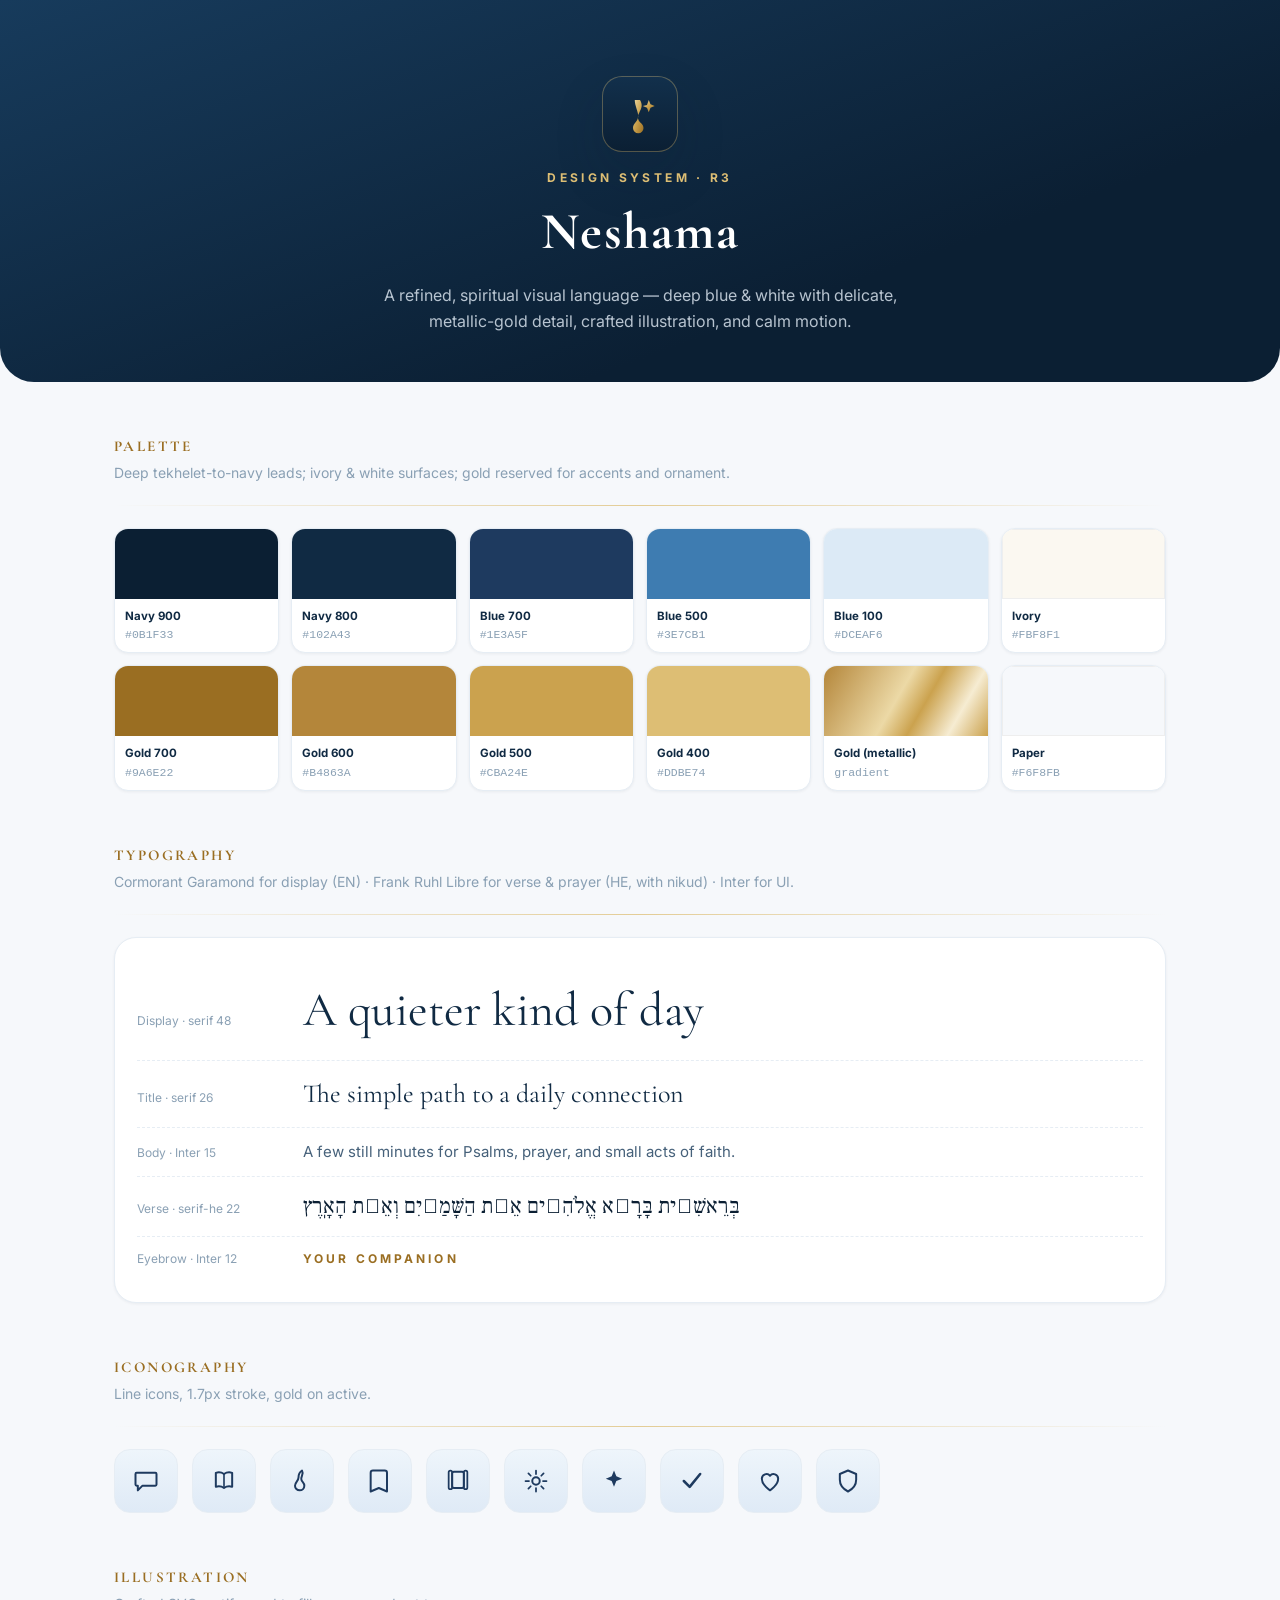
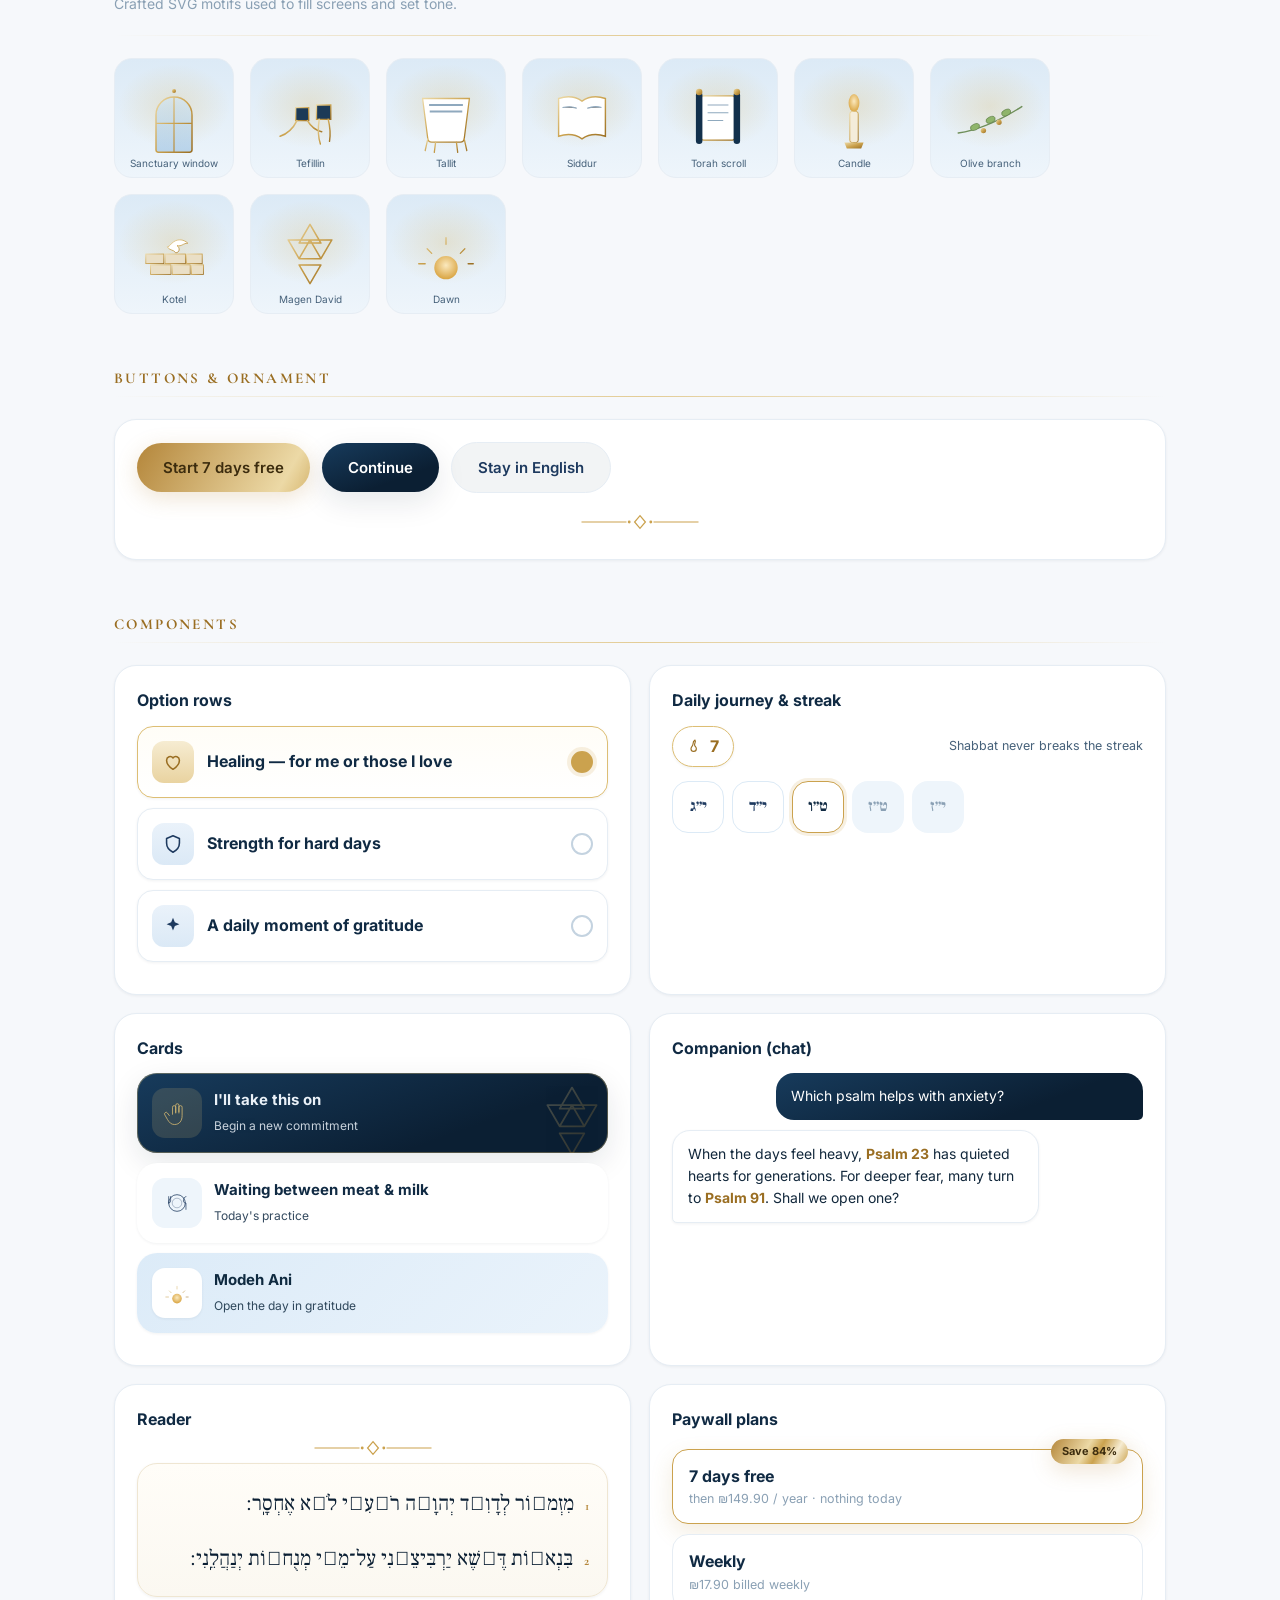
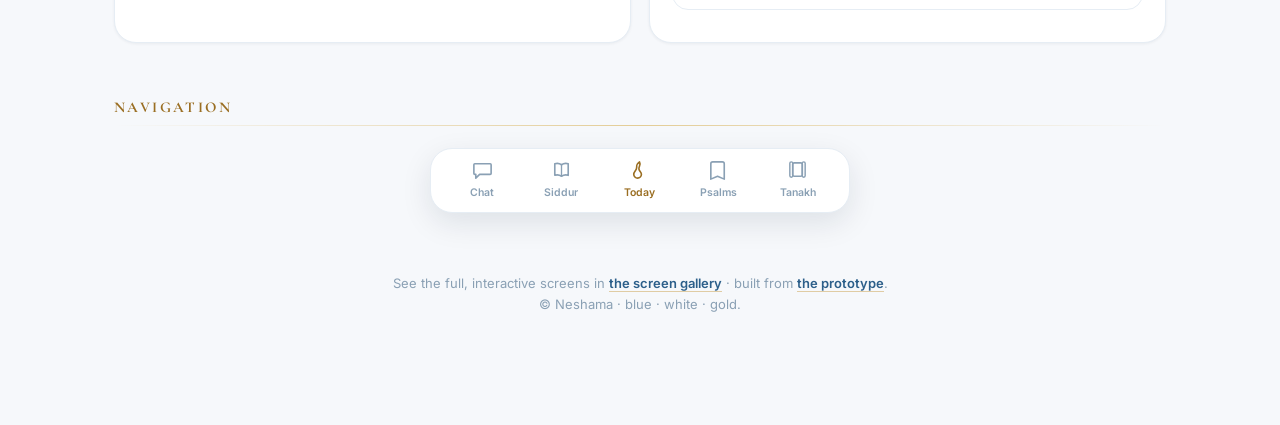
<file: design-system/index.html>
<!doctype html>
<html lang="en" dir="ltr">
<head>
<meta charset="utf-8" />
<meta name="viewport" content="width=device-width, initial-scale=1" />
<title>Neshama · Design System</title>
<link rel="preconnect" href="https://fonts.googleapis.com">
<link rel="preconnect" href="https://fonts.gstatic.com" crossorigin>
<link href="https://fonts.googleapis.com/css2?family=Cormorant+Garamond:ital,wght@0,500;0,600;1,500&family=Inter:wght@400;500;600;700&family=Frank+Ruhl+Libre:wght@400;500;700&family=Heebo:wght@400;500;700&display=swap" rel="stylesheet">
<style>
:root{
  --navy-900:#0B1F33;--navy-800:#102A43;--navy-700:#1E3A5F;--navy-600:#2C5F8A;--blue-500:#3E7CB1;
  --blue-300:#9FC3E0;--blue-100:#DCEAF6;--blue-050:#EEF5FB;--ivory:#FBF8F1;--paper:#F6F8FB;--white:#fff;
  --gold-700:#9A6E22;--gold-600:#B4863A;--gold-500:#CBA24E;--gold-400:#DDBE74;--gold-200:#E9D6A0;
  --ink:#12283C;--soft:#46617A;--mute:#8AA0B4;--line:#E6EDF4;
  --grad-navy:linear-gradient(160deg,#173B5C,#0B1F33 70%);
  --grad-gold:linear-gradient(120deg,#B4863A,#ECD9A6 45%,#CBA24E 60%,#F6ECD2 80%,#CBA24E);
  --sh-sm:0 1px 3px rgba(11,31,51,.06);--sh-md:0 10px 30px rgba(11,31,51,.10);--sh-lg:0 22px 50px rgba(11,31,51,.16);
  --serif:"Cormorant Garamond",serif;--serif-he:"Frank Ruhl Libre",serif;--ui:"Inter",system-ui,sans-serif;
}
*{box-sizing:border-box}
body{margin:0;font-family:var(--ui);color:var(--ink);background:var(--paper);line-height:1.6}
.wrap{max-width:1100px;margin:0 auto;padding:0 24px 100px}
header.hero{text-align:center;padding:76px 24px 48px;background:var(--grad-navy);color:#fff;border-radius:0 0 34px 34px;margin-bottom:20px;position:relative;overflow:hidden}
header.hero .mk{width:76px;height:76px;border-radius:20px;background:linear-gradient(180deg,#12304c,#0b1f33);box-shadow:var(--sh-lg),inset 0 0 0 1px rgba(221,190,116,.35);display:grid;place-items:center;margin:0 auto 16px}
header.hero h1{font-family:var(--serif);font-size:52px;margin:.05em 0;letter-spacing:.03em}
header.hero .k{font-size:12px;letter-spacing:.28em;text-transform:uppercase;color:var(--gold-400);font-weight:700}
header.hero p{color:rgba(226,236,246,.8);max-width:560px;margin:10px auto 0}
h2.sec{font-family:var(--serif);font-size:15px;letter-spacing:.16em;text-transform:uppercase;color:var(--gold-700);font-weight:700;margin:52px 0 4px}
.sub{color:var(--mute);margin:0 0 20px;font-size:14px}
hr.g{height:1px;border:0;background:linear-gradient(90deg,transparent,var(--gold-400),transparent);opacity:.75;margin:6px 0 22px}
.grid{display:grid;gap:18px}.c3{grid-template-columns:repeat(3,1fr)}.c2{grid-template-columns:repeat(2,1fr)}
@media(max-width:820px){.c3{grid-template-columns:repeat(2,1fr)}}@media(max-width:560px){.c2,.c3{grid-template-columns:1fr}}
.panel{background:#fff;border:1px solid var(--line);border-radius:22px;padding:22px;box-shadow:var(--sh-sm)}
.panel h3{margin:0 0 4px;color:var(--navy-800);font-size:16px}.panel .m{color:var(--mute);font-size:13px;margin:0}
/* swatches */
.sw{display:grid;grid-template-columns:repeat(6,1fr);gap:12px}@media(max-width:700px){.sw{grid-template-columns:repeat(3,1fr)}}
.chip{border-radius:14px;overflow:hidden;border:1px solid var(--line);background:#fff;box-shadow:var(--sh-sm)}
.chip .c{height:70px}.chip .l{padding:8px 10px;font-size:11.5px}.chip .l b{display:block;color:var(--navy-800)}.chip .l span{color:var(--mute);font-family:ui-monospace,monospace}
/* type */
.tr{display:flex;align-items:baseline;gap:16px;padding:12px 0;border-bottom:1px dashed var(--line)}.tr:last-child{border:0}
.tr .lbl{width:150px;color:var(--mute);font-size:12px;flex:none}
.serif{font-family:var(--serif)}.hebs{font-family:var(--serif-he);direction:rtl}
/* buttons */
.btn{font-family:inherit;font-weight:600;border:0;border-radius:999px;padding:15px 26px;font-size:15px;cursor:pointer}
.b-primary{background:var(--grad-navy);color:#fff;box-shadow:var(--sh-md)}
.b-gold{background:var(--grad-gold);background-size:200% auto;color:#3c2c0e;box-shadow:0 6px 22px rgba(180,134,58,.22)}
.b-ghost{background:rgba(16,42,67,.05);color:var(--navy-700);border:1px solid var(--line)}
.row{display:flex;gap:12px;flex-wrap:wrap;align-items:center}
/* icons + illustrations */
.iconset{display:flex;flex-wrap:wrap;gap:14px}
.iconset .it{width:64px;height:64px;border-radius:16px;background:linear-gradient(180deg,#eef5fb,#dfeaf6);display:grid;place-items:center;color:var(--navy-700);border:1px solid var(--line)}
.iconset .it svg{width:28px;height:28px}
.illus{display:flex;flex-wrap:wrap;gap:16px}
.illus .il{width:120px;height:120px;border-radius:18px;display:grid;place-items:center;position:relative;overflow:hidden;border:1px solid var(--line);
  background:radial-gradient(80px 60px at 50% 40%,rgba(221,190,116,.28),transparent 70%),linear-gradient(180deg,#DCEAF6,#EEF5FB)}
.illus .il svg{width:78px;height:78px}
.illus .cap{position:absolute;bottom:6px;left:0;right:0;text-align:center;font-size:10px;color:var(--soft)}
/* components */
.opt{display:flex;align-items:center;gap:13px;background:#fff;border:1px solid var(--line);border-radius:16px;padding:14px;margin-bottom:10px;box-shadow:var(--sh-sm)}
.opt .ic{width:42px;height:42px;border-radius:12px;background:linear-gradient(180deg,#eaf2fa,#dbe9f6);display:grid;place-items:center;color:var(--navy-700)}.opt .ic svg{width:22px;height:22px}
.opt .t{flex:1}.opt .t b{display:block;color:var(--navy-800)}.opt .t small{color:var(--mute)}
.opt .r{width:22px;height:22px;border-radius:50%;border:2px solid #C4D3E0}
.opt.sel{border-color:var(--gold-400);background:linear-gradient(180deg,#fffdf7,#fff)}
.opt.sel .ic{background:linear-gradient(180deg,#f6ecd2,#e9d3a0);color:var(--gold-700)}
.opt.sel .r{border-color:var(--gold-500);background:var(--gold-500);box-shadow:0 0 0 4px rgba(203,162,78,.16)}
.days{display:flex;gap:8px;flex-wrap:wrap}
.day{width:52px;height:52px;border-radius:16px;display:grid;place-items:center;font-weight:700;background:#EEF5FB;color:var(--mute);font-family:var(--serif-he);position:relative;border:1.5px solid transparent}
.day.done{background:#fff;color:var(--navy-700);border-color:var(--blue-100)}
.day.today{border-color:var(--gold-500);color:var(--navy-800);background:#fff;box-shadow:0 0 0 3px rgba(203,162,78,.16)}
.streak{display:inline-flex;align-items:center;gap:7px;background:#fff;border:1px solid var(--gold-400);color:var(--gold-700);padding:7px 14px;border-radius:999px;font-weight:700;box-shadow:var(--sh-sm)}.streak svg{width:16px;height:16px}
.card{position:relative;border-radius:20px;padding:15px;overflow:hidden;display:flex;align-items:center;gap:12px;margin-bottom:10px;box-shadow:var(--sh-sm)}
.card .th{width:50px;height:50px;border-radius:13px;display:grid;place-items:center}.card .th svg{width:32px;height:32px}
.card h4{margin:0;font-size:15px}.card small{opacity:.85;font-size:12px}
.card.hero{background:var(--grad-navy);color:#EAF1F8;box-shadow:var(--sh-md),inset 0 0 0 1px rgba(221,190,116,.35)}.card.hero .th{background:rgba(221,190,116,.16);color:var(--gold-400)}
.card.light{background:#fff;color:var(--navy-800)}.card.light .th{background:#eef5fb;color:var(--navy-700)}
.card.tint{background:linear-gradient(135deg,#dcebf8,#eaf3fb);color:#0f2a40}.card.tint .th{background:#fff;color:var(--navy-700);box-shadow:var(--sh-sm)}
.card .deco{position:absolute;right:-8px;bottom:-12px;width:88px;height:88px;opacity:.16}.card.hero .deco{opacity:.24;color:var(--gold-400)}
.tabbar{display:flex;justify-content:space-between;background:#fff;border:1px solid var(--line);border-radius:22px;padding:10px 12px;box-shadow:var(--sh-md);max-width:420px}
.tab{display:flex;flex-direction:column;align-items:center;gap:3px;color:var(--mute);font-size:10.5px;font-weight:600;flex:1}.tab svg{width:23px;height:23px}
.tab.active{color:var(--gold-700)}.tab.active svg .fill{fill:var(--gold-500)}
.bub{max-width:78%;padding:12px 15px;border-radius:18px;font-size:14px;margin-bottom:10px}
.bub.me{margin-left:auto;background:var(--grad-navy);color:#fff;border-bottom-right-radius:5px}
.bub.ai{background:#fff;border:1px solid var(--line);border-bottom-left-radius:5px;box-shadow:var(--sh-sm)}.bub.ai a{color:var(--gold-700);font-weight:700}
.paper{background:linear-gradient(180deg,#fffdf8,#fbf8f1);border:1px solid #efe6d2;border-radius:20px;padding:18px 18px 4px;box-shadow:var(--sh-sm)}
.verse{font-family:var(--serif-he);direction:rtl;font-size:21px;line-height:2.05;color:var(--navy-900);margin:0 0 12px;text-align:justify}.verse .vn{color:var(--gold-600);font-size:13px;font-weight:700;margin-left:6px;font-family:var(--serif)}
.plan{background:#fff;border:1.5px solid var(--line);border-radius:16px;padding:14px 16px;margin-bottom:10px;position:relative}
.plan.sel{border-color:var(--gold-500);box-shadow:0 8px 22px rgba(180,134,58,.16)}.plan b{color:var(--navy-800);font-size:16px}.plan small{color:var(--mute);display:block;font-size:12.5px}
.badge{position:absolute;right:14px;top:-11px;background:var(--grad-gold);color:#3c2c0e;font-size:11px;font-weight:700;padding:4px 11px;border-radius:999px;box-shadow:0 6px 22px rgba(180,134,58,.22)}
.orn{width:150px;height:18px;color:var(--gold-500);display:block;margin:6px auto}
.cta{margin-top:14px;text-align:center}
.link{color:var(--navy-600);font-weight:600;text-decoration:none;border-bottom:1px solid rgba(203,162,78,.5)}
.footer{margin-top:60px;text-align:center;color:var(--mute);font-size:13px}
</style>
</head>
<body>
<!-- symbol library (shared with the prototype) -->
<svg width="0" height="0" style="position:absolute" aria-hidden="true"><defs>
  <linearGradient id="gGold" x1="0" y1="0" x2="1" y2="1"><stop offset="0" stop-color="#ECD9A6"/><stop offset=".5" stop-color="#CBA24E"/><stop offset="1" stop-color="#9A6E22"/></linearGradient>
  <linearGradient id="gSky" x1="0" y1="0" x2="0" y2="1"><stop offset="0" stop-color="#CFE6F8"/><stop offset="1" stop-color="#8FB9DC"/></linearGradient>
  <radialGradient id="gFlame" cx="50%" cy="40%" r="60%"><stop offset="0" stop-color="#FBE9BE"/><stop offset="1" stop-color="#D9A441"/></radialGradient>
  <symbol id="s-window" viewBox="0 0 100 130"><path d="M20 60a30 30 0 0 1 60 0v58a4 4 0 0 1-4 4H24a4 4 0 0 1-4-4z" fill="url(#gSky)" opacity=".55"/><path d="M20 60a30 30 0 0 1 60 0v58a4 4 0 0 1-4 4H24a4 4 0 0 1-4-4z" fill="none" stroke="url(#gGold)" stroke-width="2.5"/><path d="M50 30v92M20 74h60" stroke="url(#gGold)" stroke-width="2"/><circle cx="50" cy="20" r="3.4" fill="url(#gGold)"/></symbol>
  <symbol id="s-tefillin" viewBox="0 0 120 120"><path d="M38 44h20v20H38z" fill="#1c3a57"/><path d="M38 44h20v20H38z" fill="none" stroke="url(#gGold)" stroke-width="2"/><path d="M40 64c-6 12-14 20-26 24M56 64c6 10 12 15 22 17" fill="none" stroke="url(#gGold)" stroke-width="2.4" stroke-linecap="round"/><path d="M70 40h22v22H70z" fill="#1c3a57"/><path d="M70 40h22v22H70z" fill="none" stroke="url(#gGold)" stroke-width="2"/><path d="M74 62c-2 14-2 26 2 38M88 62c3 12 4 22 2 34" fill="none" stroke="url(#gGold)" stroke-width="2.2" stroke-linecap="round"/></symbol>
  <symbol id="s-tallit" viewBox="0 0 120 120"><path d="M24 30h72l-8 62a6 6 0 0 1-6 5H38a6 6 0 0 1-6-5z" fill="#fff" stroke="url(#gGold)" stroke-width="2"/><path d="M34 40h52M35 50h50" stroke="#22557F" stroke-width="3" opacity=".5"/><path d="M32 92l-4 18M44 97l-2 16M76 97l2 16M88 92l4 18" stroke="url(#gGold)" stroke-width="2" stroke-linecap="round"/></symbol>
  <symbol id="s-book" viewBox="0 0 120 120"><path d="M60 34c-10-7-24-8-36-4v58c12-4 26-3 36 4 10-7 24-8 36-4V30c-12-4-26-3-36 4z" fill="#fff" stroke="url(#gGold)" stroke-width="2.2"/><path d="M60 38v58" stroke="url(#gGold)" stroke-width="2"/><path d="M30 44c8-2 16-2 22 1M68 45c8-3 16-3 22-1" stroke="#22557F" stroke-width="1.6" opacity=".5"/></symbol>
  <symbol id="s-candle" viewBox="0 0 100 130"><ellipse cx="50" cy="40" rx="9" ry="15" fill="url(#gFlame)"/><rect x="43" y="54" width="14" height="52" rx="4" fill="#F4ECDA" stroke="url(#gGold)" stroke-width="1.6"/><path d="M34 106h32l-4 10H38z" fill="url(#gGold)"/></symbol>
  <symbol id="s-olive" viewBox="0 0 130 90"><path d="M12 70C40 66 74 54 118 26" fill="none" stroke="#6f8f5a" stroke-width="2.4" stroke-linecap="round"/><g fill="#8FB56B" stroke="#5f7d49" stroke-width="1"><ellipse cx="40" cy="60" rx="8" ry="5" transform="rotate(-24 40 60)"/><ellipse cx="66" cy="48" rx="8" ry="5" transform="rotate(-24 66 48)"/><ellipse cx="92" cy="36" rx="8" ry="5" transform="rotate(-24 92 36)"/></g><circle cx="54" cy="66" r="4.5" fill="url(#gGold)"/><circle cx="80" cy="52" r="4.5" fill="url(#gGold)"/></symbol>
  <symbol id="s-kotel" viewBox="0 0 130 120"><g fill="#EadFc6" stroke="url(#gGold)" stroke-width="1.4"><rect x="18" y="60" width="30" height="16"/><rect x="50" y="60" width="34" height="16"/><rect x="86" y="60" width="26" height="16"/><rect x="26" y="78" width="34" height="16"/><rect x="62" y="78" width="30" height="16"/><rect x="94" y="78" width="20" height="16"/></g><path d="M64 40c8-6 18-4 24 2-8 0-10 6-18 4 6 4 4 12-2 12-4-6-12-4-14-10 4 0 6-6 10-8z" fill="#fff" stroke="url(#gGold)" stroke-width="1.4"/></symbol>
  <symbol id="s-star" viewBox="0 0 100 100"><path d="M50 12l14 24h-28zM50 88l-14-24h28zM22 32l28 0 14 24-28 0zM78 32l-28 0-14 24 28 0z" fill="none" stroke="url(#gGold)" stroke-width="2" stroke-linejoin="round"/></symbol>
  <symbol id="s-scroll" viewBox="0 0 120 120"><rect x="34" y="26" width="52" height="68" rx="4" fill="#fff" stroke="url(#gGold)" stroke-width="2"/><path d="M44 40h32M44 52h32M44 64h24" stroke="#22557F" stroke-width="1.6" opacity=".5"/><rect x="26" y="20" width="10" height="80" rx="5" fill="#12304c"/><rect x="84" y="20" width="10" height="80" rx="5" fill="#12304c"/><circle cx="31" cy="20" r="5" fill="url(#gGold)"/><circle cx="89" cy="20" r="5" fill="url(#gGold)"/></symbol>
  <symbol id="s-sun" viewBox="0 0 120 90"><path d="M20 66h80" stroke="url(#gGold)" stroke-width="2"/><circle cx="60" cy="66" r="18" fill="url(#gFlame)"/><g stroke="url(#gGold)" stroke-width="2" stroke-linecap="round"><path d="M60 30v-10M38 44l-7-7M82 44l7-7M28 60H18M102 60h-8"/></g></symbol>
  <symbol id="s-hand" viewBox="0 0 100 100"><path d="M36 54V32a5 5 0 0 1 10 0v18m0-2V26a5 5 0 0 1 10 0v24m0-4V32a5 5 0 0 1 10 0v26c0 16-8 28-24 28-10 0-16-6-22-16l-8-14a5 5 0 0 1 8-6l6 8" fill="none" stroke="currentColor" stroke-width="2.4" stroke-linecap="round" stroke-linejoin="round"/></symbol>
  <symbol id="s-plate" viewBox="0 0 100 100"><circle cx="50" cy="50" r="26" fill="none" stroke="currentColor" stroke-width="2.4"/><circle cx="50" cy="50" r="15" fill="none" stroke="currentColor" stroke-width="1.6" opacity=".6"/><path d="M24 30v20m0 0a6 6 0 0 0 6-6V30M78 30c-5 0-8 6-8 14 0 4 3 6 8 6v20" fill="none" stroke="currentColor" stroke-width="2.2" stroke-linecap="round"/></symbol>
  <symbol id="s-orn" viewBox="0 0 150 20"><path d="M10 10h50M90 10h50" stroke="currentColor" stroke-width="1.2"/><path d="M75 3l6 7-6 7-6-7z" fill="none" stroke="currentColor" stroke-width="1.4"/><circle cx="63" cy="10" r="1.6" fill="currentColor"/><circle cx="87" cy="10" r="1.6" fill="currentColor"/></symbol>
  <symbol id="i-chat" viewBox="0 0 24 24"><path class="fill" d="M4 5h16a1 1 0 0 1 1 1v9a1 1 0 0 1-1 1H9l-4 4v-4H4a1 1 0 0 1-1-1V6a1 1 0 0 1 1-1z" fill="none" stroke="currentColor" stroke-width="1.7" stroke-linejoin="round"/></symbol>
  <symbol id="i-siddur" viewBox="0 0 24 24"><path class="fill" d="M12 6c-2-1.4-5-1.6-7-1v12c2-.6 5-.4 7 1 2-1.4 5-1.6 7-1V5c-2-.6-5-.4-7 1z" fill="none" stroke="currentColor" stroke-width="1.7" stroke-linejoin="round"/><path d="M12 6v12" stroke="currentColor" stroke-width="1.4"/></symbol>
  <symbol id="i-flame" viewBox="0 0 24 24"><path class="fill" d="M12 3c2 3.5-1.5 5-.5 8 .5 2 2.5 2.5 2.5 5a4 4 0 1 1-8 0c0-3 3-4 3-7 0-2 .5-4.5 3-6z" fill="none" stroke="currentColor" stroke-width="1.7" stroke-linejoin="round"/></symbol>
  <symbol id="i-psalms" viewBox="0 0 24 24"><path class="fill" d="M6 3h10a2 2 0 0 1 2 2v16l-7-3-7 3V5a2 2 0 0 1 2-2z" fill="none" stroke="currentColor" stroke-width="1.7" stroke-linejoin="round"/></symbol>
  <symbol id="i-tanakh" viewBox="0 0 24 24"><rect x="7" y="4" width="10" height="14" rx="1.5" fill="none" stroke="currentColor" stroke-width="1.7"/><rect x="4" y="3" width="3" height="16" rx="1.5" fill="none" stroke="currentColor" stroke-width="1.5"/><rect x="17" y="3" width="3" height="16" rx="1.5" fill="none" stroke="currentColor" stroke-width="1.5"/></symbol>
  <symbol id="i-gear" viewBox="0 0 24 24"><circle cx="12" cy="12" r="3.2" fill="none" stroke="currentColor" stroke-width="1.7"/><path d="M12 3v3M12 18v3M3 12h3M18 12h3M5.5 5.5l2 2M16.5 16.5l2 2M18.5 5.5l-2 2M7.5 16.5l-2 2" stroke="currentColor" stroke-width="1.5" stroke-linecap="round"/></symbol>
  <symbol id="i-spark" viewBox="0 0 24 24"><path d="M12 3l2 5 5 2-5 2-2 5-2-5-5-2 5-2z" fill="currentColor"/></symbol>
  <symbol id="i-mark" viewBox="0 0 24 24"><path d="M12 4c3 5-2 7-1 11 .5 2 3 2.5 3 5a3 3 0 1 1-6 0c0-3 3-3.5 3-7 0-2-2-6-2-9z" fill="url(#gGold)"/><path d="M17 4l1 2.4 2.4 1-2.4 1L17 11l-1-2.6L13.6 7.4 16 6.8z" fill="url(#gGold)"/></symbol>
  <symbol id="i-check" viewBox="0 0 24 24"><path d="M5 12l5 5 9-11" fill="none" stroke="currentColor" stroke-width="2.2" stroke-linecap="round" stroke-linejoin="round"/></symbol>
  <symbol id="i-heart" viewBox="0 0 24 24"><path d="M12 20s-7-4.5-7-10a4 4 0 0 1 7-2.5A4 4 0 0 1 19 10c0 5.5-7 10-7 10z" fill="none" stroke="currentColor" stroke-width="1.7" stroke-linejoin="round"/></symbol>
  <symbol id="i-shield" viewBox="0 0 24 24"><path d="M12 3l7 3v5c0 5-3 8-7 10-4-2-7-5-7-10V6z" fill="none" stroke="currentColor" stroke-width="1.7" stroke-linejoin="round"/></symbol>
</defs></svg>

<header class="hero">
  <div class="mk"><svg width="42" height="42"><use href="#i-mark"/></svg></div>
  <div class="k">Design System · R3</div>
  <h1>Neshama</h1>
  <p>A refined, spiritual visual language — deep blue & white with delicate, metallic-gold detail, crafted illustration, and calm motion.</p>
</header>

<div class="wrap">

  <h2 class="sec">Palette</h2>
  <p class="sub">Deep tekhelet-to-navy leads; ivory & white surfaces; gold reserved for accents and ornament.</p><hr class="g">
  <div class="sw">
    <div class="chip"><div class="c" style="background:#0B1F33"></div><div class="l"><b>Navy 900</b><span>#0B1F33</span></div></div>
    <div class="chip"><div class="c" style="background:#102A43"></div><div class="l"><b>Navy 800</b><span>#102A43</span></div></div>
    <div class="chip"><div class="c" style="background:#1E3A5F"></div><div class="l"><b>Blue 700</b><span>#1E3A5F</span></div></div>
    <div class="chip"><div class="c" style="background:#3E7CB1"></div><div class="l"><b>Blue 500</b><span>#3E7CB1</span></div></div>
    <div class="chip"><div class="c" style="background:#DCEAF6"></div><div class="l"><b>Blue 100</b><span>#DCEAF6</span></div></div>
    <div class="chip"><div class="c" style="background:#FBF8F1;box-shadow:inset 0 0 0 1px #eee"></div><div class="l"><b>Ivory</b><span>#FBF8F1</span></div></div>
    <div class="chip"><div class="c" style="background:#9A6E22"></div><div class="l"><b>Gold 700</b><span>#9A6E22</span></div></div>
    <div class="chip"><div class="c" style="background:#B4863A"></div><div class="l"><b>Gold 600</b><span>#B4863A</span></div></div>
    <div class="chip"><div class="c" style="background:#CBA24E"></div><div class="l"><b>Gold 500</b><span>#CBA24E</span></div></div>
    <div class="chip"><div class="c" style="background:#DDBE74"></div><div class="l"><b>Gold 400</b><span>#DDBE74</span></div></div>
    <div class="chip"><div class="c" style="background:linear-gradient(120deg,#B4863A,#ECD9A6 45%,#CBA24E 60%,#F6ECD2 80%,#CBA24E)"></div><div class="l"><b>Gold (metallic)</b><span>gradient</span></div></div>
    <div class="chip"><div class="c" style="background:#F6F8FB;box-shadow:inset 0 0 0 1px #eee"></div><div class="l"><b>Paper</b><span>#F6F8FB</span></div></div>
  </div>

  <h2 class="sec">Typography</h2>
  <p class="sub">Cormorant Garamond for display (EN) · Frank Ruhl Libre for verse & prayer (HE, with nikud) · Inter for UI.</p><hr class="g">
  <div class="panel">
    <div class="tr"><span class="lbl">Display · serif 48</span><span class="serif" style="font-size:48px;color:var(--navy-800)">A quieter kind of day</span></div>
    <div class="tr"><span class="lbl">Title · serif 26</span><span class="serif" style="font-size:26px;color:var(--navy-800)">The simple path to a daily connection</span></div>
    <div class="tr"><span class="lbl">Body · Inter 15</span><span style="font-size:15px;color:var(--soft)">A few still minutes for Psalms, prayer, and small acts of faith.</span></div>
    <div class="tr"><span class="lbl">Verse · serif-he 22</span><span class="hebs" style="font-size:22px;color:var(--navy-900)">בְּרֵאשִׁ֖ית בָּרָ֣א אֱלֹהִ֑ים אֵ֥ת הַשָּׁמַ֖יִם וְאֵ֥ת הָאָֽרֶץ</span></div>
    <div class="tr"><span class="lbl">Eyebrow · Inter 12</span><span style="font-size:12px;letter-spacing:.26em;text-transform:uppercase;color:var(--gold-700);font-weight:700">Your companion</span></div>
  </div>

  <h2 class="sec">Iconography</h2>
  <p class="sub">Line icons, 1.7px stroke, gold on active.</p><hr class="g">
  <div class="iconset">
    <div class="it"><svg><use href="#i-chat"/></svg></div><div class="it"><svg><use href="#i-siddur"/></svg></div>
    <div class="it"><svg><use href="#i-flame"/></svg></div><div class="it"><svg><use href="#i-psalms"/></svg></div>
    <div class="it"><svg><use href="#i-tanakh"/></svg></div><div class="it"><svg><use href="#i-gear"/></svg></div>
    <div class="it"><svg><use href="#i-spark"/></svg></div><div class="it"><svg><use href="#i-check"/></svg></div>
    <div class="it"><svg><use href="#i-heart"/></svg></div><div class="it"><svg><use href="#i-shield"/></svg></div>
  </div>

  <h2 class="sec">Illustration</h2>
  <p class="sub">Crafted SVG motifs used to fill screens and set tone.</p><hr class="g">
  <div class="illus">
    <div class="il"><svg><use href="#s-window"/></svg><span class="cap">Sanctuary window</span></div>
    <div class="il"><svg><use href="#s-tefillin"/></svg><span class="cap">Tefillin</span></div>
    <div class="il"><svg><use href="#s-tallit"/></svg><span class="cap">Tallit</span></div>
    <div class="il"><svg><use href="#s-book"/></svg><span class="cap">Siddur</span></div>
    <div class="il"><svg><use href="#s-scroll"/></svg><span class="cap">Torah scroll</span></div>
    <div class="il"><svg><use href="#s-candle"/></svg><span class="cap">Candle</span></div>
    <div class="il"><svg><use href="#s-olive"/></svg><span class="cap">Olive branch</span></div>
    <div class="il"><svg><use href="#s-kotel"/></svg><span class="cap">Kotel</span></div>
    <div class="il"><svg><use href="#s-star"/></svg><span class="cap">Magen David</span></div>
    <div class="il"><svg><use href="#s-sun"/></svg><span class="cap">Dawn</span></div>
  </div>

  <h2 class="sec">Buttons & ornament</h2><hr class="g">
  <div class="panel">
    <div class="row"><button class="btn b-gold">Start 7 days free</button><button class="btn b-primary">Continue</button><button class="btn b-ghost">Stay in English</button></div>
    <svg class="orn" style="margin-top:20px"><use href="#s-orn"/></svg>
  </div>

  <h2 class="sec">Components</h2><hr class="g">
  <div class="grid c2">
    <div class="panel">
      <h3>Option rows</h3>
      <div style="margin-top:12px">
        <div class="opt sel"><span class="ic"><svg><use href="#i-heart"/></svg></span><div class="t"><b>Healing — for me or those I love</b></div><span class="r"></span></div>
        <div class="opt"><span class="ic"><svg><use href="#i-shield"/></svg></span><div class="t"><b>Strength for hard days</b></div><span class="r"></span></div>
        <div class="opt"><span class="ic"><svg><use href="#i-spark"/></svg></span><div class="t"><b>A daily moment of gratitude</b></div><span class="r"></span></div>
      </div>
    </div>
    <div class="panel">
      <h3>Daily journey & streak</h3>
      <div style="display:flex;justify-content:space-between;align-items:center;margin:12px 0 14px"><span class="streak"><svg><use href="#i-flame"/></svg> 7</span><span style="font-size:12.5px;color:var(--soft)">Shabbat never breaks the streak</span></div>
      <div class="days"><div class="day done">י״ג</div><div class="day done">י״ד</div><div class="day today">ט״ו</div><div class="day">ט״ז</div><div class="day">י״ז</div></div>
    </div>
  </div>

  <div class="grid c2" style="margin-top:18px">
    <div class="panel">
      <h3>Cards</h3>
      <div style="margin-top:12px">
        <div class="card hero"><span class="th"><svg><use href="#s-hand"/></svg></span><div><h4>I'll take this on</h4><small>Begin a new commitment</small></div><svg class="deco"><use href="#s-star"/></svg></div>
        <div class="card light"><span class="th"><svg><use href="#s-plate"/></svg></span><div><h4>Waiting between meat & milk</h4><small>Today's practice</small></div></div>
        <div class="card tint"><span class="th"><svg><use href="#s-sun"/></svg></span><div><h4>Modeh Ani</h4><small>Open the day in gratitude</small></div></div>
      </div>
    </div>
    <div class="panel">
      <h3>Companion (chat)</h3>
      <div style="margin-top:12px">
        <div class="bub me">Which psalm helps with anxiety?</div>
        <div class="bub ai">When the days feel heavy, <a>Psalm 23</a> has quieted hearts for generations. For deeper fear, many turn to <a>Psalm 91</a>. Shall we open one?</div>
      </div>
    </div>
  </div>

  <div class="grid c2" style="margin-top:18px">
    <div class="panel">
      <h3>Reader</h3>
      <svg class="orn"><use href="#s-orn"/></svg>
      <div class="paper">
        <p class="verse"><span class="vn">1</span> מִזְמ֥וֹר לְדָוִ֑ד יְהוָ֥ה רֹ֝עִ֗י לֹ֣א אֶחְסָֽר׃</p>
        <p class="verse"><span class="vn">2</span> בִּנְא֣וֹת דֶּ֭שֶׁא יַרְבִּיצֵ֑נִי עַל־מֵ֖י מְנֻח֣וֹת יְנַהֲלֵֽנִי׃</p>
      </div>
    </div>
    <div class="panel">
      <h3>Paywall plans</h3>
      <div style="margin-top:16px">
        <div class="plan sel"><span class="badge">Save 84%</span><b>7 days free</b><small>then ₪149.90 / year · nothing today</small></div>
        <div class="plan"><b>Weekly</b><small>₪17.90 billed weekly</small></div>
      </div>
    </div>
  </div>

  <h2 class="sec">Navigation</h2><hr class="g">
  <div class="tabbar" style="margin:0 auto">
    <div class="tab"><svg><use href="#i-chat"/></svg>Chat</div>
    <div class="tab"><svg><use href="#i-siddur"/></svg>Siddur</div>
    <div class="tab active"><svg><use href="#i-flame"/></svg>Today</div>
    <div class="tab"><svg><use href="#i-psalms"/></svg>Psalms</div>
    <div class="tab"><svg><use href="#i-tanakh"/></svg>Tanakh</div>
  </div>

  <p class="footer">See the full, interactive screens in <a class="link" href="screens.html">the screen gallery</a> · built from <a class="link" href="../prototype/index.html">the prototype</a>.<br>© Neshama · blue · white · gold.</p>
</div>
</body>
</html>
</file>
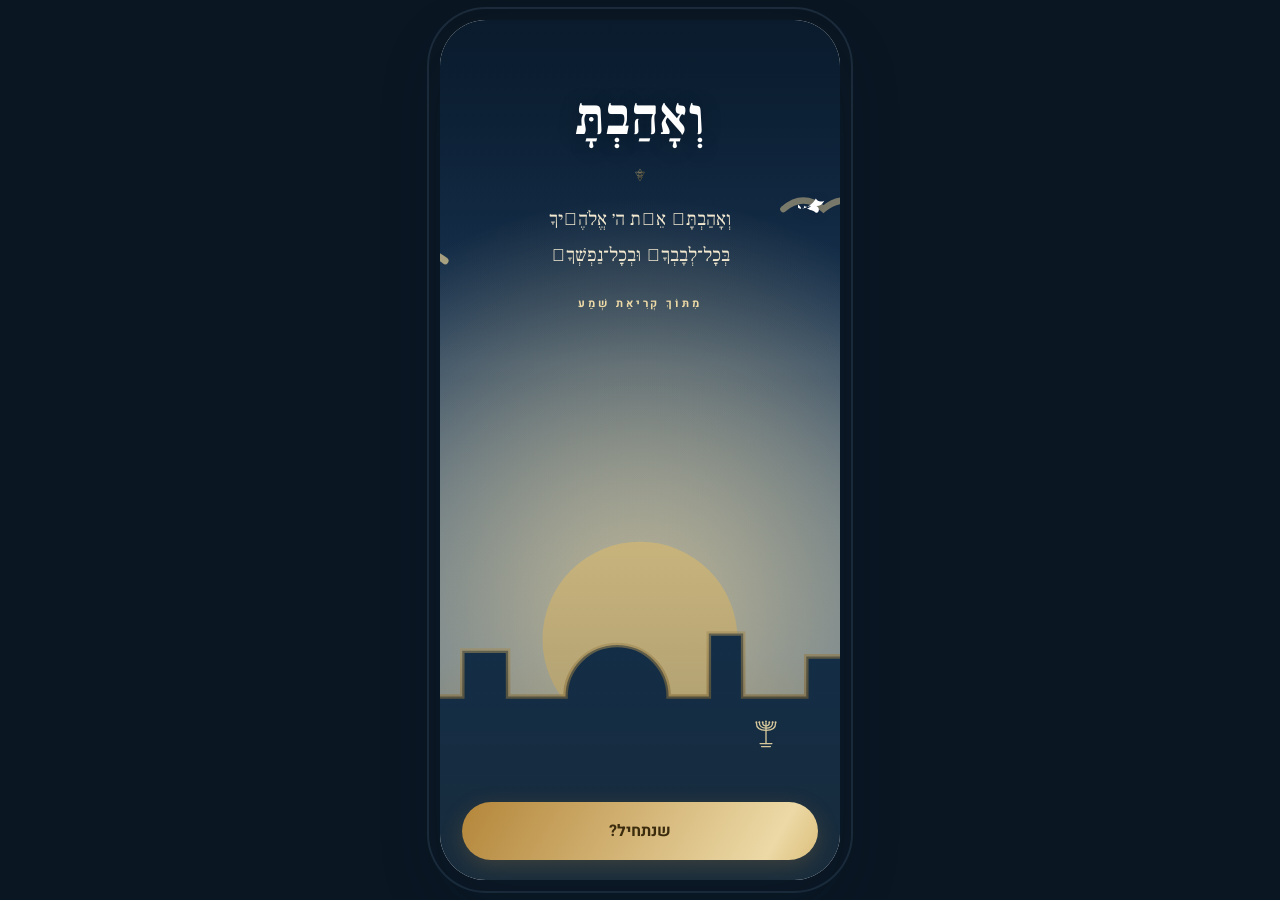
<file: prototype/index.html>
<!doctype html>
<html lang="he" dir="rtl">
<head>
<meta charset="utf-8" />
<meta name="viewport" content="width=device-width, initial-scale=1, maximum-scale=1, user-scalable=no" />
<meta name="theme-color" content="#0B1F33" />
<title>ואהבת · Prototype</title>
<link rel="preconnect" href="https://fonts.googleapis.com">
<link rel="preconnect" href="https://fonts.gstatic.com" crossorigin>
<link href="https://fonts.googleapis.com/css2?family=Cormorant+Garamond:ital,wght@0,500;0,600;1,500&family=Heebo:wght@300;400;500;600;700;800&family=Frank+Ruhl+Libre:wght@400;500;700&display=swap" rel="stylesheet">
<style>
:root{
  --navy-950:#081726;--navy-900:#0B1F33;--navy-800:#102A43;--navy-700:#173B5C;--navy-600:#22557F;
  --blue-500:#3E7CB1;--blue-300:#9FC3E0;--blue-200:#CBE0F1;--blue-100:#E1EDF7;--blue-050:#F0F6FB;
  --ivory:#FBF8F1;--paper:#F5F8FB;--white:#fff;
  --gold-700:#9A6E22;--gold-600:#B4863A;--gold-500:#CBA24E;--gold-400:#DDBE74;--gold-300:#ECD9A6;--gold-100:#F6ECD2;
  --ink:#12283C;--ink-soft:#46617A;--ink-mute:#8AA0B4;--line:#E6EDF4;--lineg:rgba(203,162,78,.5);
  --glow:radial-gradient(circle,rgba(221,190,116,.4),transparent 68%);
  --grad-navy:linear-gradient(160deg,#173B5C 0%,#0B1F33 62%,#081726 100%);
  --grad-dawn:linear-gradient(180deg,#0B1F33 0%,#1c3a5c 42%,#5b7ea3 74%,#c9a86a 100%);
  --grad-paper:linear-gradient(180deg,#FBF8F1 0%,#F5F8FB 60%,#fff 100%);
  --grad-gold:linear-gradient(120deg,#B4863A,#ECD9A6 45%,#CBA24E 60%,#F6ECD2 80%,#CBA24E);
  --sh-sm:0 1px 3px rgba(11,31,51,.06);--sh-md:0 10px 30px rgba(11,31,51,.10);--sh-lg:0 24px 60px rgba(11,31,51,.22);--sh-gold:0 6px 22px rgba(180,134,58,.24);
  --r-md:18px;--r-lg:26px;--r-pill:999px;
  --ui:"Heebo",system-ui,sans-serif;--serif:"Cormorant Garamond",Georgia,serif;--serif-he:"Frank Ruhl Libre",serif;
}
*{box-sizing:border-box;-webkit-tap-highlight-color:transparent}
html,body{margin:0;height:100%}
body{font-family:var(--ui);color:var(--ink);background:#0a1622;-webkit-font-smoothing:antialiased;display:grid;place-items:center;overflow:hidden}
.serif-he{font-family:var(--serif-he)}
#device{position:relative;width:100%;max-width:400px;height:100dvh;max-height:860px;overflow:hidden;background:var(--grad-paper)}
@media(min-width:460px){#device{border-radius:46px;height:860px;box-shadow:var(--sh-lg),0 0 0 11px #0b1622,0 0 0 13px #1c2c3c}}
#grain{position:absolute;inset:0;pointer-events:none;z-index:60;opacity:.045;mix-blend-mode:multiply}

.screen{position:absolute;inset:0;display:flex;flex-direction:column;opacity:0;pointer-events:none;transform:none;transition:opacity .45s ease,transform .5s cubic-bezier(.2,.7,.2,1);z-index:1}
.screen.on{opacity:1;pointer-events:auto;transform:none;z-index:2}
.dark{color:#EAF1F8}
.scroll{flex:1;overflow-y:auto;overflow-x:hidden;-webkit-overflow-scrolling:touch;padding:0 22px 26px;position:relative;z-index:2}
.pad-top{padding-top:calc(env(safe-area-inset-top,0px) + 18px)}
.center{display:flex;flex-direction:column;align-items:center;justify-content:center;flex:1;text-align:center;gap:16px;padding:0 30px;position:relative;z-index:2}

.sb{display:flex;justify-content:space-between;align-items:center;padding:13px 24px 4px;font-size:12px;color:var(--ink-mute);font-weight:600;flex:none;z-index:3}
h1{margin:0;font-weight:700;letter-spacing:.005em}
.eyebrow{font-size:11px;letter-spacing:.26em;font-weight:700;color:var(--gold-600)}
.eyebrow.dim{color:var(--gold-300)}
.lead{color:var(--ink-soft);font-size:15px;line-height:1.7}
.lead.dim{color:rgba(220,232,244,.78)}
.flourish{display:block;margin:0 auto;width:120px;height:16px;color:var(--gold-400)}

/* immersive onboarding: hero scene + content sheet */
.ob{flex-direction:column}
.obhero{position:relative;flex:1;min-height:172px;overflow:hidden}
.obhero .scene{position:absolute;inset:0;width:100%;height:100%}
.obhero .scrim{position:absolute;inset:0;background:linear-gradient(180deg,transparent 40%,rgba(245,248,251,.2) 76%,var(--paper) 100%)}
.obprog{position:absolute;top:calc(env(safe-area-inset-top,0px) + 16px);left:22px;right:22px;height:5px;background:rgba(255,255,255,.28);border-radius:99px;overflow:hidden;z-index:4}
.obprog>i{display:block;height:100%;border-radius:99px;background:linear-gradient(90deg,var(--gold-300),var(--gold-500));transition:width .5s cubic-bezier(.2,.7,.2,1)}
.obsheet{position:relative;z-index:3;background:var(--white);border-radius:32px 32px 0 0;margin-top:-30px;padding:24px 22px 6px;box-shadow:0 -14px 44px rgba(11,31,51,.12);max-height:72%;overflow-y:auto;overflow-x:hidden}
.obsheet h1{font-size:27px;color:var(--navy-800);text-align:center}
.obsheet .lead{text-align:center;margin:8px 6px 18px}
.ob .cta{margin:8px 22px calc(env(safe-area-inset-bottom,0px) + 18px)}

.cta{border:0;border-radius:var(--r-pill);padding:17px;font-family:inherit;font-weight:700;font-size:16px;cursor:pointer;flex:none;position:relative;z-index:3;color:#fff;background:var(--grad-navy);box-shadow:var(--sh-md);overflow:hidden;margin:auto 22px calc(env(safe-area-inset-bottom,0px) + 20px)}
.cta::after{content:"";position:absolute;top:0;bottom:0;width:40%;inset-inline-start:-60%;background:linear-gradient(90deg,transparent,rgba(236,217,166,.35),transparent);transform:skewX(-18deg);animation:gleam 5.5s ease-in-out infinite}
@keyframes gleam{0%,60%{inset-inline-start:-60%}80%,100%{inset-inline-start:130%}}
.cta:active{transform:translateY(1px) scale(.995)}
.cta.gold{background:var(--grad-gold);background-size:200% auto;color:#3c2c0e;box-shadow:var(--sh-gold);animation:goldmove 6s linear infinite}
@keyframes goldmove{to{background-position:200% center}}
.cta.disabled{background:#E7EEF5;color:#AFC0D0;box-shadow:none;pointer-events:none}
.cta.sm{padding:15px;font-size:15px;margin:0}
.linkrow{display:flex;gap:18px;justify-content:center;color:var(--ink-mute);font-size:12px;margin:12px 0 2px}

/* option cards */
.opt{display:flex;align-items:center;gap:14px;background:#fff;border:1.5px solid var(--line);border-radius:var(--r-md);padding:15px;margin-bottom:11px;box-shadow:var(--sh-sm);cursor:pointer;transition:transform .16s,border-color .16s,box-shadow .16s}
.opt:active{transform:scale(.99)}
.opt .ic{width:46px;height:46px;border-radius:14px;background:linear-gradient(180deg,#eef5fb,#dde9f6);display:grid;place-items:center;color:var(--navy-700);flex:none}
.opt .ic svg{width:25px;height:25px}
.opt .txt{flex:1}.opt .txt b{display:block;color:var(--navy-800);font-size:16px;font-weight:600}.opt .txt small{color:var(--ink-mute);font-size:12.5px}
.opt .rad{width:24px;height:24px;border-radius:50%;border:2px solid #C4D3E0;flex:none;transition:.2s}
.opt.sel{border-color:var(--gold-400);box-shadow:0 8px 22px rgba(180,134,58,.16);background:linear-gradient(180deg,#fffdf7,#fff)}
.opt.sel .ic{background:linear-gradient(180deg,#f6ecd2,#e9d3a0);color:var(--gold-700)}
.opt.sel .rad{border-color:var(--gold-500);background:var(--gold-500);box-shadow:0 0 0 4px rgba(203,162,78,.16)}
.opt.sel .rad::after{content:"";display:block;width:8px;height:8px;border-radius:50%;background:#fff;margin:6px auto}
/* big two-up cards (gender) */
.duo{display:flex;gap:12px}
.bigopt{flex:1;background:#fff;border:1.5px solid var(--line);border-radius:22px;padding:18px 12px;text-align:center;cursor:pointer;box-shadow:var(--sh-sm);transition:.16s}
.bigopt:active{transform:scale(.98)}
.bigopt .art{width:88px;height:88px;margin:0 auto 8px;border-radius:20px;display:grid;place-items:center;background:radial-gradient(60px 50px at 50% 40%,rgba(221,190,116,.22),transparent 70%),linear-gradient(180deg,#eef5fb,#dfeaf6)}
.bigopt .art svg{width:52px;height:52px}
.bigopt b{color:var(--navy-800);font-size:17px}
.bigopt.sel{border-color:var(--gold-400);box-shadow:0 10px 26px rgba(180,134,58,.18);background:linear-gradient(180deg,#fffdf7,#fff)}
.bigopt.sel .art{background:radial-gradient(60px 50px at 50% 40%,rgba(221,190,116,.4),transparent 70%),linear-gradient(180deg,#f6ecd2,#ecd9a6)}

.field{width:100%;background:#fff;border:1.5px solid var(--line);border-radius:var(--r-md);padding:17px;text-align:center;font-family:var(--serif-he);font-size:26px;color:var(--navy-800);box-shadow:var(--sh-sm)}
.field::placeholder{color:#C0CEDB;font-weight:400;font-size:20px}
.field:focus{outline:0;border-color:var(--gold-400);box-shadow:0 0 0 4px rgba(203,162,78,.12)}
.hint{color:var(--gold-700);font-size:12.5px;text-align:center;margin-top:12px;line-height:1.7;min-height:20px}

.spinner svg{animation:spin 1.4s linear infinite}@keyframes spin{to{transform:rotate(360deg)}}
.stagger>*{opacity:0;animation:rise .55s cubic-bezier(.2,.7,.2,1) forwards}
.screen.on .stagger>*{opacity:0;animation:rise .55s cubic-bezier(.2,.7,.2,1) forwards}
.stagger>*:nth-child(1){animation-delay:.04s}.stagger>*:nth-child(2){animation-delay:.11s}.stagger>*:nth-child(3){animation-delay:.18s}.stagger>*:nth-child(4){animation-delay:.25s}.stagger>*:nth-child(5){animation-delay:.32s}.stagger>*:nth-child(6){animation-delay:.39s}.stagger>*:nth-child(7){animation-delay:.46s}
@keyframes rise{from{opacity:0;transform:translateY(14px)}to{opacity:1;transform:none}}

/* age picker */
.picker{position:relative;height:200px;margin:2px 0}
.picker .band{position:absolute;inset-inline:22px;top:50%;transform:translateY(-50%);height:52px;border-radius:14px;background:linear-gradient(180deg,#fff,#f1f6fc);border:1px solid var(--line);box-shadow:var(--sh-sm);z-index:0}
.picker .fade{position:absolute;inset-inline:0;height:66px;z-index:2;pointer-events:none}
.picker .fade.t{top:0;background:linear-gradient(180deg,#fff,transparent)}
.picker .fade.b{bottom:0;background:linear-gradient(0deg,#fff,transparent)}
.picker .scroll2{position:relative;height:100%;overflow-y:auto;scroll-snap-type:y mandatory;-webkit-overflow-scrolling:touch;z-index:1;scrollbar-width:none}
.picker .scroll2::-webkit-scrollbar{display:none}
.picker .pad{height:74px}
.picker .num{height:52px;display:flex;align-items:center;justify-content:center;scroll-snap-align:center;font-family:var(--serif);font-size:19px;color:var(--ink-mute);opacity:.5;transition:.15s;cursor:pointer}
.picker .num.sel{color:var(--navy-800);font-weight:600;font-size:30px;opacity:1}

/* app chrome */
.streak{display:inline-flex;align-items:center;gap:7px;background:#fff;border:1px solid var(--gold-400);color:var(--gold-700);padding:7px 14px;border-radius:99px;font-weight:700;font-size:13px;box-shadow:var(--sh-sm)}
.streak svg{width:16px;height:16px}
.datepill{display:inline-flex;gap:8px;align-items:center;max-width:100%;background:rgba(255,255,255,.85);border:1px solid var(--line);border-radius:99px;padding:7px 14px;color:var(--navy-700);font-size:12.5px;box-shadow:var(--sh-sm);white-space:nowrap}
.gear{width:40px;height:40px;border-radius:50%;background:#fff;border:1px solid var(--line);display:grid;place-items:center;box-shadow:var(--sh-sm);cursor:pointer;color:var(--navy-700)}
.gear svg{width:20px;height:20px}
.days{display:flex;gap:6px;justify-content:space-between;margin:16px 0 4px}
.day{flex:1;aspect-ratio:1;max-width:46px;border-radius:14px;display:grid;place-items:center;font-weight:700;background:rgba(255,255,255,.75);color:var(--ink-mute);font-size:12px;position:relative;border:1.5px solid transparent;font-family:var(--serif-he)}
.day.done{background:#fff;color:var(--navy-700);border-color:var(--blue-200)}
.day.today{border-color:var(--gold-500);color:var(--navy-800);background:#fff;box-shadow:0 0 0 3px rgba(203,162,78,.16)}
.day .lk{position:absolute;bottom:-5px;inset-inline-start:50%;transform:translateX(50%);width:16px;height:16px;border-radius:50%;background:var(--navy-600);color:#fff;display:grid;place-items:center;font-size:8px}

.card{position:relative;border-radius:var(--r-lg);padding:16px 17px;overflow:hidden;margin-bottom:12px;cursor:pointer;box-shadow:var(--sh-sm);display:flex;align-items:center;gap:13px;min-height:74px;transition:transform .16s}
.card:active{transform:scale(.99)}
.card .thumb{width:52px;height:52px;border-radius:14px;flex:none;display:grid;place-items:center;position:relative;overflow:hidden}
.card .thumb svg{width:34px;height:34px;position:relative;z-index:1}
.card .body h4{margin:0;font-size:16px;font-weight:600}
.card .body small{font-size:12.5px;opacity:.85}
.card .go{margin-inline-start:auto;font-size:13px;font-weight:600;opacity:.9}
.card.hero{color:#EAF1F8;background:var(--grad-navy);box-shadow:var(--sh-md),inset 0 0 0 1px rgba(221,190,116,.35)}
.card.hero .thumb{background:rgba(221,190,116,.16);color:var(--gold-300)}
.card.light{background:#fff;color:var(--navy-800)}.card.light .thumb{background:linear-gradient(180deg,#eef5fb,#dfeaf6);color:var(--navy-700)}.card.light .go{color:var(--gold-700)}
.card.tint{color:#0f2a40;background:linear-gradient(135deg,#dcebf8,#eaf3fb)}.card.tint .thumb{background:#fff;color:var(--navy-700);box-shadow:var(--sh-sm)}.card.tint .go{color:var(--gold-700)}
.card .deco{position:absolute;inset-inline-end:-10px;bottom:-14px;width:96px;height:96px;opacity:.14;z-index:0}.card.hero .deco{opacity:.22;color:var(--gold-300)}

.tabbar{display:flex;justify-content:space-between;background:rgba(255,255,255,.94);border-top:1px solid var(--line);padding:8px 8px calc(env(safe-area-inset-bottom,0px) + 8px);flex:none;backdrop-filter:blur(12px);z-index:5}
.tab{display:flex;flex-direction:column;align-items:center;gap:3px;color:var(--ink-mute);font-size:10.5px;font-weight:600;flex:1;cursor:pointer;background:none;border:0;font-family:inherit;padding:5px 0;transition:color .2s}
.tab svg{width:23px;height:23px}
.tab.active{color:var(--gold-700)}.tab.active svg .fill{fill:var(--gold-500)}

.topbar{display:flex;align-items:center;gap:12px;padding:14px 20px 6px;flex:none;z-index:3}
.topbar .back{width:38px;height:38px;border-radius:50%;background:#fff;border:1px solid var(--line);display:grid;place-items:center;box-shadow:var(--sh-sm);cursor:pointer;color:var(--navy-700);font-size:18px}
.topbar b{color:var(--navy-800);font-size:18px;font-weight:600}
.readerhead{text-align:center;padding:6px 0 4px}
.chap{display:inline-flex;align-items:center;gap:8px;background:#fff;border:1px solid var(--gold-400);color:var(--navy-800);padding:8px 17px;border-radius:99px;font-weight:600;font-size:14px;box-shadow:var(--sh-sm)}
.orn{width:150px;height:20px;margin:12px auto 6px;color:var(--gold-500);display:block}
.paper{background:linear-gradient(180deg,#fffdf8,#fbf8f1);border:1px solid #efe6d2;border-radius:var(--r-lg);padding:20px 20px 8px;box-shadow:var(--sh-sm);position:relative;overflow:hidden}
.paper::before{content:"";position:absolute;inset:0;background:var(--glow);opacity:.22;pointer-events:none}
.verse{font-family:var(--serif-he);font-size:22px;line-height:2.1;color:var(--navy-900);margin:0 0 14px;text-align:justify;cursor:pointer;position:relative;z-index:1;direction:rtl}
.verse .vn{color:var(--gold-600);font-size:13px;font-weight:700;margin-inline-start:7px;font-family:var(--serif)}
.verse.hl{background:linear-gradient(180deg,transparent 55%,rgba(236,217,166,.75) 55%);border-radius:3px}
.tip{color:var(--ink-mute);font-size:13px;text-align:center;margin:6px 0}
.seltool{position:fixed;display:none;gap:6px;background:var(--navy-800);padding:8px;border-radius:14px;box-shadow:var(--sh-lg);transform:translate(-50%,-118%);z-index:40;border:1px solid rgba(221,190,116,.3)}
.seltool.on{display:inline-flex;animation:rise .2s ease}
.seltool button{width:38px;height:38px;border-radius:10px;border:0;background:rgba(255,255,255,.1);color:#fff;cursor:pointer;display:grid;place-items:center}
.seltool button svg{width:19px;height:19px}
.seltool button.spark{background:var(--grad-gold);color:#3c2c0e}

.chat{display:flex;flex-direction:column;gap:12px;padding-top:8px}
.bub{max-width:86%;padding:13px 16px;border-radius:19px;font-size:14.5px;line-height:1.65}
.bub.me{align-self:flex-end;background:var(--grad-navy);color:#fff;border-bottom-left-radius:6px}
.bub.ai{align-self:flex-start;background:#fff;border:1px solid var(--line);border-bottom-right-radius:6px;box-shadow:var(--sh-sm)}
.bub.ai a{color:var(--gold-700);font-weight:700;cursor:pointer;border-bottom:1px solid var(--lineg)}
.bub .qv{font-family:var(--serif-he);display:inline-block}
.typing{align-self:flex-start;background:#fff;border:1px solid var(--line);border-radius:19px;padding:14px 17px;display:flex;gap:5px}
.typing i{width:7px;height:7px;border-radius:50%;background:var(--blue-300);animation:bl 1s infinite}
.typing i:nth-child(2){animation-delay:.15s}.typing i:nth-child(3){animation-delay:.3s}
@keyframes bl{0%,60%,100%{opacity:.3}30%{opacity:1}}
.chips{display:flex;gap:8px;overflow-x:auto;padding:8px 16px 4px;flex:none;scrollbar-width:none}.chips::-webkit-scrollbar{display:none}
.chip2{flex:none;background:#fff;border:1px solid var(--gold-400);color:var(--gold-700);border-radius:99px;padding:8px 14px;font-size:13px;font-weight:600;font-family:inherit;cursor:pointer;white-space:nowrap}
.composer{display:flex;gap:9px;padding:8px 16px calc(env(safe-area-inset-bottom,0px) + 10px);border-top:1px solid var(--line);background:rgba(255,255,255,.96);flex:none}
.composer input{flex:1;border:1px solid var(--line);background:var(--paper);border-radius:99px;padding:13px 17px;font-family:inherit;font-size:14px}
.composer input:focus{outline:0;border-color:var(--gold-400)}
.composer .send{width:46px;height:46px;border-radius:50%;background:var(--grad-navy);color:#fff;border:0;cursor:pointer;flex:none;display:grid;place-items:center;box-shadow:var(--sh-sm)}
.composer .send svg{width:20px;height:20px}

.panel{background:#fff;border:1px solid var(--line);border-radius:var(--r-lg);padding:16px;box-shadow:var(--sh-sm)}
.feat{display:flex;gap:11px;align-items:flex-start;margin:11px 0;color:var(--ink-soft);font-size:14.5px}
.feat .ck{color:var(--gold-600);flex:none;margin-top:1px}.feat .ck svg{width:19px;height:19px}
.plan{background:#fff;border:1.5px solid var(--line);border-radius:var(--r-md);padding:14px 16px;margin-bottom:11px;position:relative;cursor:pointer;transition:.16s}
.plan.sel{border-color:var(--gold-500);box-shadow:0 8px 22px rgba(180,134,58,.16)}
.plan b{color:var(--navy-800);font-size:16px;font-weight:600}.plan small{color:var(--ink-mute);display:block;font-size:12.5px;margin-top:2px}
.badge{position:absolute;inset-inline-end:14px;top:-11px;background:var(--grad-gold);color:#3c2c0e;font-size:11px;font-weight:700;padding:4px 11px;border-radius:99px;box-shadow:var(--sh-gold)}

.grp{font-size:11px;letter-spacing:.12em;color:var(--ink-mute);font-weight:700;margin:18px 4px 9px}
.setrow{display:flex;align-items:center;justify-content:space-between;background:#fff;border:1px solid var(--line);border-radius:14px;padding:14px;margin-bottom:8px;font-size:14.5px;color:var(--navy-800)}
.setrow .r{color:var(--ink-mute);font-size:13px}
.setrow[data-act]{cursor:pointer}
.tg{width:44px;height:25px;border-radius:99px;background:var(--gold-500);position:relative;cursor:pointer;flex:none;transition:.2s}
.tg::after{content:"";position:absolute;width:21px;height:21px;border-radius:50%;background:#fff;top:2px;inset-inline-start:21px;transition:.2s;box-shadow:0 1px 3px rgba(0,0,0,.2)}
.tg.off{background:#D3DFEA}.tg.off::after{inset-inline-start:2px}

/* tefillin */
.tefwrap{display:flex;flex-direction:column;flex:1;overflow:hidden}
.tefart{position:relative;display:grid;place-items:center;padding:12px 0 2px}
.tefart .halo{position:absolute;inset:0;background:var(--glow);opacity:.5}
.tefart svg{width:150px;height:150px;position:relative;z-index:1}
.tefbody{flex:1;overflow-y:auto;padding:0 24px;display:flex;flex-direction:column;justify-content:center}
.tefstep{text-align:center;color:var(--gold-700);font-size:11px;letter-spacing:.2em;font-weight:700}
.tefbracha{background:linear-gradient(180deg,#fffdf8,#fbf8f1);border:1px solid #efe6d2;border-radius:16px;padding:14px 16px;margin-top:14px}
.tefbracha .bl{font-size:10px;letter-spacing:.16em;color:var(--gold-700);font-weight:700}
.tefbracha .bt{font-family:var(--serif-he);font-size:19px;line-height:1.9;color:var(--navy-900);margin-top:4px}
.tefbracha .bn{color:var(--ink-mute);font-size:11.5px;margin-top:6px}
.tefnote{color:var(--ink-mute);font-size:12.5px;text-align:center;margin-top:12px}
.tefnav{display:flex;gap:12px;padding:12px 22px calc(env(safe-area-inset-bottom,0px) + 16px);flex:none}
.tefnav button{flex:1;border:0;border-radius:var(--r-pill);padding:15px;font-family:inherit;font-weight:700;font-size:15px;cursor:pointer}
.tefnav .bk{flex:0 0 40%;background:rgba(16,42,67,.05);color:var(--navy-700);border:1px solid var(--line)}
.tefnav .nx{background:var(--grad-navy);color:#fff;box-shadow:var(--sh-md)}
.dots{display:flex;gap:7px;justify-content:center;margin:4px 0 8px}
.dots i{width:6px;height:6px;border-radius:99px;background:var(--blue-200);transition:.3s}
.dots i.on{width:22px;background:linear-gradient(90deg,var(--gold-400),var(--gold-600))}

.toast{position:absolute;bottom:96px;inset-inline:24px;background:var(--navy-800);color:#fff;padding:13px 16px;border-radius:14px;font-size:13.5px;text-align:center;box-shadow:var(--sh-lg);opacity:0;transform:translateY(10px);transition:.28s;z-index:50;pointer-events:none;border:1px solid rgba(221,190,116,.25)}
.toast.on{opacity:1;transform:none}
.eq{display:inline-flex;gap:2px;align-items:flex-end;height:14px}
.eq i{width:3px;background:currentColor;border-radius:2px;animation:eq 1s ease-in-out infinite}
.eq i:nth-child(1){height:6px;animation-delay:0s}.eq i:nth-child(2){height:12px;animation-delay:.2s}.eq i:nth-child(3){height:8px;animation-delay:.4s}
@keyframes eq{0%,100%{transform:scaleY(.5)}50%{transform:scaleY(1)}}
/* welcome animation + motifs */
.scene{animation:sceneBreath 15s ease-in-out infinite}
@keyframes sceneBreath{0%,100%{transform:scale(1)}50%{transform:scale(1.05)}}
.screen.on .obsheet{animation:sheetUp .6s cubic-bezier(.2,.7,.2,1)}
@keyframes sheetUp{from{transform:translateY(34px);opacity:.3}to{transform:translateY(0);opacity:1}}
.fx{position:absolute;inset:0;z-index:1;pointer-events:none;overflow:hidden}
.fx .tw{position:absolute;color:var(--gold-300);opacity:0;animation:twinkle 3.6s ease-in-out infinite}
@keyframes twinkle{0%,100%{opacity:0;transform:scale(.5)}45%{opacity:.95;transform:scale(1)}}
.fx .dove{position:absolute;color:#fff;filter:drop-shadow(0 2px 6px rgba(0,0,0,.15));animation:fly 22s linear infinite}
@keyframes fly{0%{transform:translateX(-60px) translateY(6px)}100%{transform:translateX(470px) translateY(-16px)}}
[dir=rtl] .fx .dove{animation-name:flyR}
@keyframes flyR{0%{transform:translateX(470px) translateY(6px) scaleX(-1)}100%{transform:translateX(-60px) translateY(-16px) scaleX(-1)}}
.fx .drift{position:absolute;color:var(--gold-400);animation:drift 9s ease-in-out infinite}
@keyframes drift{0%,100%{transform:translateY(0) rotate(-6deg)}50%{transform:translateY(-14px) rotate(8deg)}}
.fx .glow{position:absolute;border-radius:50%;background:var(--glow);animation:glowPulse 5s ease-in-out infinite}
@keyframes glowPulse{0%,100%{opacity:.35;transform:scale(1)}50%{opacity:.85;transform:scale(1.15)}}
.fx .flick{position:absolute;transform-origin:center bottom;animation:flick 1.7s ease-in-out infinite}
@keyframes flick{0%,100%{transform:scaleY(1) scaleX(1);opacity:.8}50%{transform:scaleY(1.14) scaleX(.92);opacity:1}}
.sheet-orn{display:block;width:34px;height:20px;margin:-2px auto 6px;color:var(--gold-500);opacity:.9}
.brand-in{animation:brandIn 1.2s cubic-bezier(.2,.7,.2,1)}
@keyframes brandIn{0%{opacity:0;transform:translateY(16px) scale(.94)}100%{opacity:1;transform:none}}
/* siddur time band + holidays + shabbat */
.timeband{position:relative;height:120px;overflow:hidden;display:grid;place-items:center;flex:none;box-shadow:inset 0 -20px 30px -20px rgba(11,31,51,.4)}
.timeband .tsvg{width:104px;height:64px;position:relative;z-index:1}
.timeband .thalo{position:absolute;inset:0;background:var(--glow);opacity:.55}
.tchips{display:flex;gap:8px;justify-content:center;padding:12px 0 2px;flex:none}
.tchip{background:#fff;border:1px solid var(--line);color:var(--ink-soft);border-radius:99px;padding:8px 18px;font-family:inherit;font-weight:600;font-size:13px;cursor:pointer}
.tchip.on{border-color:var(--gold-400);color:var(--gold-700);background:linear-gradient(180deg,#fffdf7,#fff);box-shadow:var(--sh-sm)}
.holidays{display:flex;gap:10px;overflow-x:auto;padding:2px 2px 8px;scrollbar-width:none}.holidays::-webkit-scrollbar{display:none}
.hol{flex:none;width:90px;text-align:center;background:#fff;border:1px solid var(--line);border-radius:16px;padding:12px 6px;box-shadow:var(--sh-sm);cursor:pointer;transition:transform .16s}
.hol:active{transform:scale(.97)}
.hol .hi{height:36px;margin-bottom:6px;display:grid;place-items:center;color:var(--navy-700)}
.hol .hi svg{width:40px;height:34px}
.hol b{font-size:12px;color:var(--navy-800);font-weight:600}
.card.shabbat{background:linear-gradient(135deg,#e9f0fa,#f7efdd)}.card.shabbat .thumb{background:#fff;box-shadow:var(--sh-sm)}
/* premium onboarding v2 */
@keyframes blobm{0%,100%{border-radius:46% 54% 57% 43%/54% 46% 60% 40%}50%{border-radius:56% 44% 47% 53%/44% 56% 50% 50%}}
.obhero::before{content:"";position:absolute;z-index:0;inset:4% 14% 16%;background:radial-gradient(120% 120% at 50% 32%,rgba(221,190,116,.30),rgba(159,195,224,.30) 55%,transparent 76%);border-radius:46% 54% 57% 43%/54% 46% 60% 40%;filter:blur(2px);animation:blobm 15s ease-in-out infinite}
.obhero .scene{z-index:1}
.obsheet h1{font-size:29px!important;font-weight:800;letter-spacing:-.01em}
/* value carousel */
.vscreen{background:linear-gradient(180deg,#ffffff,#f2f7fc 68%,#eaf2fb)}
.vhero{position:relative;flex:0 0 48%;display:grid;place-items:center;overflow:hidden}
.vbody{flex:1;display:flex;flex-direction:column;justify-content:center}
.vhero .blob{position:absolute;width:80%;aspect-ratio:1;border-radius:46% 54% 57% 43%/54% 46% 60% 40%;background:radial-gradient(120% 120% at 50% 35%,rgba(221,190,116,.36),rgba(120,170,214,.34) 54%,transparent 76%);animation:blobm 13s ease-in-out infinite}
.vhero .glowdot{position:absolute;inset:0;background:var(--glow);opacity:.4}
.vhero .art{position:relative;z-index:1;width:76%;max-width:290px;height:auto;filter:drop-shadow(0 18px 30px rgba(11,31,51,.14))}
.vbody{padding:8px 28px 0;text-align:center;flex:none}
.vbody h1{font-size:31px;font-weight:800;color:var(--navy-800);line-height:1.22;letter-spacing:-.01em}
.vbody .em{color:var(--gold-600)}
.vbody p{color:var(--ink-soft);font-size:15.5px;line-height:1.72;margin:12px 8px 0}
.vfoot{display:flex;align-items:center;justify-content:space-between;padding:20px 28px calc(env(safe-area-inset-bottom,0px) + 24px);flex:none}
.pdots{display:flex;gap:8px}
.pdots i{width:7px;height:7px;border-radius:99px;background:var(--blue-200);transition:.3s}
.pdots i.on{width:26px;background:linear-gradient(90deg,var(--gold-400),var(--gold-600))}
.next-fab{width:62px;height:62px;border-radius:50%;background:var(--grad-navy);color:#fff;border:0;display:grid;place-items:center;cursor:pointer;box-shadow:var(--sh-md),inset 0 0 0 1px rgba(221,190,116,.45);position:relative}
.next-fab:active{transform:scale(.96)}
.next-fab svg{width:26px;height:26px}
.next-fab::after{content:"";position:absolute;inset:-5px;border-radius:50%;border:1.5px solid rgba(203,162,78,.4)}
.skip{position:absolute;top:calc(env(safe-area-inset-top,0px) + 18px);inset-inline-start:24px;z-index:5;color:var(--ink-mute);font-weight:600;font-size:14px;background:none;border:0;cursor:pointer;font-family:inherit}
/* immersive value slides (reference-grade) */
.vfull{overflow:hidden}
.vfull .bg{position:absolute;inset:0;z-index:0}
.vfull .art{position:absolute;left:0;right:0;top:0;height:66%;width:100%;z-index:1}
.vfull .art.float{animation:artFloat 7s ease-in-out infinite}
@keyframes artFloat{0%,100%{transform:translateY(0)}50%{transform:translateY(-10px)}}
.vfull .scrim{position:absolute;inset:0;z-index:2;background:linear-gradient(180deg,transparent 42%,rgba(7,17,30,.35) 58%,rgba(7,17,30,.82) 82%,rgba(7,17,30,.95) 100%)}
.vfull .vwrap{position:absolute;inset:0;z-index:3;display:flex;flex-direction:column;justify-content:flex-end;padding:0 30px calc(env(safe-area-inset-bottom,0px) + 26px)}
.vfull h1{color:#fff;font-size:33px;font-weight:800;line-height:1.2;letter-spacing:-.01em;text-shadow:0 2px 20px rgba(0,0,0,.4)}
.vfull h1 .em{color:var(--gold-300)}
.vfull p{color:rgba(255,255,255,.88);font-size:16px;line-height:1.7;margin:12px 0 24px;text-shadow:0 1px 10px rgba(0,0,0,.3)}
.vfull .vfoot2{display:flex;align-items:center;justify-content:space-between}
.vfull .skip{inset-inline-start:auto;inset-inline-end:24px;color:rgba(255,255,255,.82)}
.pdots.light i{background:rgba(255,255,255,.35)}.pdots.light i.on{background:linear-gradient(90deg,var(--gold-300),var(--gold-500))}
.next-fab.light{background:#fff;color:var(--navy-800);box-shadow:0 10px 26px rgba(0,0,0,.28)}
.next-fab.light::after{border-color:rgba(255,255,255,.55)}
@media (prefers-reduced-motion: reduce){*{animation:none!important;transition:none!important}}
</style>
</head>
<body>
<div id="device">
<svg width="0" height="0" style="position:absolute" aria-hidden="true"><defs>
  <linearGradient id="gGold" x1="0" y1="0" x2="1" y2="1"><stop offset="0" stop-color="#ECD9A6"/><stop offset=".5" stop-color="#CBA24E"/><stop offset="1" stop-color="#9A6E22"/></linearGradient>
  <radialGradient id="gSun" cx="50%" cy="50%" r="50%"><stop offset="0" stop-color="#FBE6B0" stop-opacity=".95"/><stop offset="1" stop-color="#FBE6B0" stop-opacity="0"/></radialGradient>
  <radialGradient id="gFlame" cx="50%" cy="40%" r="60%"><stop offset="0" stop-color="#FBE9BE"/><stop offset="1" stop-color="#D9A441"/></radialGradient>
  <linearGradient id="gSky" x1="0" y1="0" x2="0" y2="1"><stop offset="0" stop-color="#CFE6F8"/><stop offset="1" stop-color="#8FB9DC"/></linearGradient>

  <!-- rich scenes (full-bleed) -->
  <symbol id="scene-city" viewBox="0 0 400 300" preserveAspectRatio="xMidYMax slice">
    <circle cx="200" cy="212" r="150" fill="url(#gSun)"/>
    <circle cx="200" cy="216" r="34" fill="#F4D488"/>
    <path d="M96 84q9-7 18 0q9-7 18 0" stroke="#EAD6A0" stroke-width="2.4" fill="none" stroke-linecap="round" opacity=".9"/>
    <path d="M250 66q7-6 14 0q7-6 14 0" stroke="#EAD6A0" stroke-width="2.2" fill="none" stroke-linecap="round" opacity=".7"/>
    <g fill="#0f2b45">
      <path d="M0 300V236h26v-12h14v12h12a20 20 0 0 1 40 0h12v-26h12v26h22v-16h16v16h20a18 18 0 0 1 36 0h14v-22h12v22h22v-14h16v14h20v-18h12v18h22V300Z"/>
    </g>
    <path d="M0 236h26v-12h14v12h12a20 20 0 0 1 40 0h12v-26h12v26h22v-16h16v16h20a18 18 0 0 1 36 0h14v-22h12v22h22v-14h16v14h20v-18h12v18h22" fill="none" stroke="url(#gGold)" stroke-width="1.6" opacity=".55"/>
    <rect x="86" y="252" width="7" height="10" fill="#F4D488" rx="1.5" opacity=".9"/><rect x="300" y="256" width="7" height="9" fill="#F4D488" rx="1.5" opacity=".9"/>
  </symbol>
  <symbol id="scene-window" viewBox="0 0 400 300" preserveAspectRatio="xMidYMax slice">
    <rect width="400" height="300" fill="none"/>
    <g transform="translate(200,150)">
      <ellipse cx="0" cy="0" rx="150" ry="150" fill="url(#gSun)" opacity=".8"/>
      <path d="M-70 130V-30a70 70 0 0 1 140 0V130Z" fill="url(#gSky)" opacity=".65"/>
      <path d="M-70 130V-30a70 70 0 0 1 140 0V130" fill="none" stroke="url(#gGold)" stroke-width="4"/>
      <path d="M0 -100V130M-70 40H70" stroke="url(#gGold)" stroke-width="3"/>
      <path d="M-70 40 A70 70 0 0 1 70 40" fill="none" stroke="url(#gGold)" stroke-width="2" opacity=".7"/>
      <g stroke="#F6E4B0" stroke-width="3" opacity=".5" stroke-linecap="round"><path d="M-40 150l-24 44M0 156v50M40 150l24 44"/></g>
    </g>
  </symbol>
  <symbol id="scene-candles" viewBox="0 0 400 300" preserveAspectRatio="xMidYMax slice">
    <ellipse cx="205" cy="150" rx="150" ry="120" fill="url(#gSun)" opacity=".55"/>
    <g transform="translate(168,150)">
      <path d="M0 -42 C10 -24 10 -8 0 3 C-10 -8 -10 -24 0 -42Z" fill="url(#gFlame)"/>
      <path d="M0 -34 C5 -22 5 -12 0 -5 C-5 -12 -5 -22 0 -34Z" fill="#FFF7E2" opacity=".85"/>
      <path d="M0 -2v7" stroke="#7a5a1e" stroke-width="2"/>
      <rect x="-9" y="4" width="18" height="130" rx="6" fill="#F7EFDD" stroke="url(#gGold)" stroke-width="1.6"/>
    </g>
    <g transform="translate(244,130)">
      <path d="M0 -48 C11 -28 11 -10 0 3 C-11 -10 -11 -28 0 -48Z" fill="url(#gFlame)"/>
      <path d="M0 -39 C6 -26 6 -14 0 -6 C-6 -14 -6 -26 0 -39Z" fill="#FFF7E2" opacity=".85"/>
      <path d="M0 -2v7" stroke="#7a5a1e" stroke-width="2"/>
      <rect x="-10" y="4" width="20" height="150" rx="6" fill="#F7EFDD" stroke="url(#gGold)" stroke-width="1.6"/>
    </g>
  </symbol>
  <symbol id="scene-scroll" viewBox="0 0 400 300" preserveAspectRatio="xMidYMax slice">
    <ellipse cx="200" cy="170" rx="170" ry="120" fill="url(#gSun)" opacity=".55"/>
    <g transform="translate(200,168)">
      <rect x="-84" y="-70" width="168" height="150" rx="8" fill="#fffdf6" stroke="url(#gGold)" stroke-width="2.5"/>
      <g stroke="#2b5a86" stroke-width="3" opacity=".45" stroke-linecap="round"><path d="M-60 -44h120M-60 -20h120M-60 4h120M-60 28h84"/></g>
      <rect x="-104" y="-84" width="20" height="178" rx="10" fill="#12304c"/><rect x="84" y="-84" width="20" height="178" rx="10" fill="#12304c"/>
      <circle cx="-94" cy="-84" r="9" fill="url(#gGold)"/><circle cx="94" cy="-84" r="9" fill="url(#gGold)"/>
    </g>
  </symbol>
  <symbol id="scene-letters" viewBox="0 0 400 300" preserveAspectRatio="xMidYMax slice">
    <ellipse cx="200" cy="150" rx="180" ry="130" fill="url(#gSun)" opacity=".45"/>
    <g font-family="Frank Ruhl Libre, serif" fill="url(#gGold)" opacity=".9">
      <text x="88" y="150" font-size="90">א</text><text x="180" y="200" font-size="120" opacity=".85">ב</text><text x="286" y="150" font-size="80" opacity=".7">ג</text>
    </g>
  </symbol>
  <symbol id="scene-heart" viewBox="0 0 400 300" preserveAspectRatio="xMidYMax slice">
    <ellipse cx="200" cy="150" rx="170" ry="130" fill="url(#gSun)" opacity=".5"/>
    <path d="M200 226c-70-44-104-84-104-124a44 44 0 0 1 104-24 44 44 0 0 1 104 24c0 40-34 80-104 124z" fill="none" stroke="url(#gGold)" stroke-width="4"/>
    <path d="M170 96l6 14 14 6-14 6-6 14-6-14-14-6 14-6z" fill="url(#gGold)"/>
  </symbol>

  <!-- object symbols -->
  <symbol id="s-tefillin" viewBox="0 0 120 120"><path d="M38 44h20v20H38z" fill="#1c3a57"/><path d="M38 44h20v20H38z" fill="none" stroke="url(#gGold)" stroke-width="2"/><path d="M40 64c-6 12-14 20-26 24M56 64c6 10 12 15 22 17" fill="none" stroke="url(#gGold)" stroke-width="2.4" stroke-linecap="round"/><path d="M70 40h22v22H70z" fill="#1c3a57"/><path d="M70 40h22v22H70z" fill="none" stroke="url(#gGold)" stroke-width="2"/><path d="M74 62c-2 14-2 26 2 38M88 62c3 12 4 22 2 34" fill="none" stroke="url(#gGold)" stroke-width="2.2" stroke-linecap="round"/></symbol>
  <symbol id="s-tefillin-arm" viewBox="0 0 120 120"><path d="M30 88c14-6 26-18 34-34" fill="none" stroke="#e7c98a" stroke-width="9" stroke-linecap="round" opacity=".5"/><path d="M52 44h22v22H52z" fill="#1c3a57" stroke="url(#gGold)" stroke-width="2"/><path d="M55 66c-6 12-16 20-30 24" fill="none" stroke="url(#gGold)" stroke-width="2.6" stroke-linecap="round"/></symbol>
  <symbol id="s-tefillin-head" viewBox="0 0 120 120"><path d="M40 70a20 14 0 0 1 40 0" fill="none" stroke="#cbd8e4" stroke-width="2"/><path d="M50 48h20v20H50z" fill="#1c3a57" stroke="url(#gGold)" stroke-width="2"/><path d="M52 68c-2 14-2 26 2 40M68 68c2 14 2 26-2 40" fill="none" stroke="url(#gGold)" stroke-width="2.4" stroke-linecap="round"/></symbol>
  <symbol id="s-hand-wrap" viewBox="0 0 120 120"><path d="M40 40v40a20 20 0 0 0 40 0V52" fill="none" stroke="#cbd8e4" stroke-width="2"/><path d="M44 52c8 4 24 4 32 0M44 62c8 4 24 4 32 0M44 72c8 4 24 4 32 0" stroke="url(#gGold)" stroke-width="2.4" stroke-linecap="round"/></symbol>
  <symbol id="s-tallit" viewBox="0 0 120 120"><path d="M24 30h72l-8 62a6 6 0 0 1-6 5H38a6 6 0 0 1-6-5z" fill="#fff" stroke="url(#gGold)" stroke-width="2"/><path d="M34 40h52M35 50h50" stroke="#22557F" stroke-width="3" opacity=".5"/></symbol>
  <symbol id="s-book" viewBox="0 0 120 120"><path d="M60 34c-10-7-24-8-36-4v58c12-4 26-3 36 4 10-7 24-8 36-4V30c-12-4-26-3-36 4z" fill="#fff" stroke="url(#gGold)" stroke-width="2.2"/><path d="M60 38v58" stroke="url(#gGold)" stroke-width="2"/></symbol>
  <symbol id="s-scroll" viewBox="0 0 120 120"><rect x="34" y="26" width="52" height="68" rx="4" fill="#fff" stroke="url(#gGold)" stroke-width="2"/><path d="M44 40h32M44 52h32M44 64h24" stroke="#22557F" stroke-width="1.6" opacity=".5"/><rect x="26" y="20" width="10" height="80" rx="5" fill="#12304c"/><rect x="84" y="20" width="10" height="80" rx="5" fill="#12304c"/><circle cx="31" cy="20" r="5" fill="url(#gGold)"/><circle cx="89" cy="20" r="5" fill="url(#gGold)"/></symbol>
  <symbol id="s-sun" viewBox="0 0 120 90"><path d="M20 66h80" stroke="url(#gGold)" stroke-width="2"/><circle cx="60" cy="66" r="18" fill="url(#gFlame)"/><g stroke="url(#gGold)" stroke-width="2" stroke-linecap="round"><path d="M60 30v-10M38 44l-7-7M82 44l7-7M28 60H18M102 60h-8"/></g></symbol>
  <symbol id="s-hand" viewBox="0 0 100 100"><path d="M36 54V32a5 5 0 0 1 10 0v18m0-2V26a5 5 0 0 1 10 0v24m0-4V32a5 5 0 0 1 10 0v26c0 16-8 28-24 28-10 0-16-6-22-16l-8-14a5 5 0 0 1 8-6l6 8" fill="none" stroke="currentColor" stroke-width="2.4" stroke-linecap="round" stroke-linejoin="round"/></symbol>
  <symbol id="s-plate" viewBox="0 0 100 100"><circle cx="50" cy="50" r="26" fill="none" stroke="currentColor" stroke-width="2.4"/><circle cx="50" cy="50" r="15" fill="none" stroke="currentColor" stroke-width="1.6" opacity=".6"/><path d="M24 30v20m0 0a6 6 0 0 0 6-6V30M78 30c-5 0-8 6-8 14 0 4 3 6 8 6v20" fill="none" stroke="currentColor" stroke-width="2.2" stroke-linecap="round"/></symbol>
  <symbol id="s-star" viewBox="0 0 100 100"><path d="M50 12l14 24h-28zM50 88l-14-24h28zM22 32l28 0 14 24-28 0zM78 32l-28 0-14 24 28 0z" fill="none" stroke="url(#gGold)" stroke-width="2" stroke-linejoin="round"/></symbol>
  <symbol id="s-woman" viewBox="0 0 64 64"><circle cx="32" cy="18" r="9" fill="none" stroke="currentColor" stroke-width="2.4"/><path d="M18 54c0-10 6-18 14-18s14 8 14 18M24 40l-4 14M40 40l4 14" fill="none" stroke="currentColor" stroke-width="2.4" stroke-linecap="round" stroke-linejoin="round"/></symbol>
  <symbol id="s-man" viewBox="0 0 64 64"><circle cx="32" cy="16" r="7.5" fill="none" stroke="currentColor" stroke-width="2.4"/><path d="M22 54V34a10 10 0 0 1 20 0v20M26 30l-6 4M38 30l6 4" fill="none" stroke="currentColor" stroke-width="2.4" stroke-linecap="round" stroke-linejoin="round"/></symbol>
  <symbol id="i-chat" viewBox="0 0 24 24"><path class="fill" d="M4 5h16a1 1 0 0 1 1 1v9a1 1 0 0 1-1 1H9l-4 4v-4H4a1 1 0 0 1-1-1V6a1 1 0 0 1 1-1z" fill="none" stroke="currentColor" stroke-width="1.7" stroke-linejoin="round"/></symbol>
  <symbol id="i-siddur" viewBox="0 0 24 24"><path class="fill" d="M12 6c-2-1.4-5-1.6-7-1v12c2-.6 5-.4 7 1 2-1.4 5-1.6 7-1V5c-2-.6-5-.4-7 1z" fill="none" stroke="currentColor" stroke-width="1.7" stroke-linejoin="round"/><path d="M12 6v12" stroke="currentColor" stroke-width="1.4"/></symbol>
  <symbol id="i-flame" viewBox="0 0 24 24"><path class="fill" d="M12 3c2 3.5-1.5 5-.5 8 .5 2 2.5 2.5 2.5 5a4 4 0 1 1-8 0c0-3 3-4 3-7 0-2 .5-4.5 3-6z" fill="none" stroke="currentColor" stroke-width="1.7" stroke-linejoin="round"/></symbol>
  <symbol id="i-psalms" viewBox="0 0 24 24"><path class="fill" d="M6 3h10a2 2 0 0 1 2 2v16l-7-3-7 3V5a2 2 0 0 1 2-2z" fill="none" stroke="currentColor" stroke-width="1.7" stroke-linejoin="round"/></symbol>
  <symbol id="i-tanakh" viewBox="0 0 24 24"><rect x="7" y="4" width="10" height="14" rx="1.5" fill="none" stroke="currentColor" stroke-width="1.7"/><rect x="4" y="3" width="3" height="16" rx="1.5" fill="none" stroke="currentColor" stroke-width="1.5"/><rect x="17" y="3" width="3" height="16" rx="1.5" fill="none" stroke="currentColor" stroke-width="1.5"/></symbol>
  <symbol id="i-gear" viewBox="0 0 24 24"><circle cx="12" cy="12" r="3.2" fill="none" stroke="currentColor" stroke-width="1.7"/><path d="M12 3v3M12 18v3M3 12h3M18 12h3M5.5 5.5l2 2M16.5 16.5l2 2M18.5 5.5l-2 2M7.5 16.5l-2 2" stroke="currentColor" stroke-width="1.5" stroke-linecap="round"/></symbol>
  <symbol id="i-spark" viewBox="0 0 24 24"><path d="M12 3l2 5 5 2-5 2-2 5-2-5-5-2 5-2z" fill="currentColor"/></symbol>
  <symbol id="i-check" viewBox="0 0 24 24"><path d="M5 12l5 5 9-11" fill="none" stroke="currentColor" stroke-width="2.2" stroke-linecap="round" stroke-linejoin="round"/></symbol>
  <symbol id="i-send" viewBox="0 0 24 24"><path d="M4 12l16-7-7 16-2-6z" fill="currentColor"/></symbol>
  <symbol id="i-copy" viewBox="0 0 24 24"><rect x="8" y="8" width="12" height="12" rx="2" fill="none" stroke="currentColor" stroke-width="1.7"/><path d="M16 8V6a2 2 0 0 0-2-2H6a2 2 0 0 0-2 2v8a2 2 0 0 0 2 2h2" fill="none" stroke="currentColor" stroke-width="1.7"/></symbol>
  <symbol id="i-hl" viewBox="0 0 24 24"><path d="M4 20h16M6 15l8-8 4 4-8 8H6z" fill="none" stroke="currentColor" stroke-width="1.7" stroke-linejoin="round"/></symbol>
  <symbol id="i-aa" viewBox="0 0 24 24"><text x="3" y="18" font-size="14" font-family="Georgia" fill="currentColor">א</text><text x="13" y="18" font-size="10" font-family="Georgia" fill="currentColor">א</text></symbol>
  <symbol id="i-listen" viewBox="0 0 24 24"><path d="M4 9v6h4l5 4V5L8 9z" fill="none" stroke="currentColor" stroke-width="1.7" stroke-linejoin="round"/><path d="M16 8a5 5 0 0 1 0 8" fill="none" stroke="currentColor" stroke-width="1.7" stroke-linecap="round"/></symbol>
  <symbol id="i-strength" viewBox="0 0 24 24"><path d="M12 3l7 3v5c0 5-3 8-7 10-4-2-7-5-7-10V6z" fill="none" stroke="currentColor" stroke-width="1.7" stroke-linejoin="round"/></symbol>
  <symbol id="i-heartline" viewBox="0 0 24 24"><path d="M12 20s-7-4.5-7-10a4 4 0 0 1 7-2.5A4 4 0 0 1 19 10c0 5.5-7 10-7 10z" fill="none" stroke="currentColor" stroke-width="1.7" stroke-linejoin="round"/></symbol>
  <symbol id="i-moon" viewBox="0 0 24 24"><path d="M20 14a8 8 0 0 1-10-10 8 8 0 1 0 10 10z" fill="none" stroke="currentColor" stroke-width="1.7" stroke-linejoin="round"/></symbol>
  <symbol id="i-arrow" viewBox="0 0 24 24"><path d="M14 6l-6 6 6 6M8 12h9" fill="none" stroke="currentColor" stroke-width="2" stroke-linecap="round" stroke-linejoin="round"/></symbol>
  <!-- Jewish motifs for welcome animation -->
  <symbol id="s-sparkle" viewBox="0 0 24 24"><path d="M12 1.5l2.4 7.1L21.5 11l-7.1 2.4L12 20.5l-2.4-7.1L2.5 11l7.1-2.4z" fill="currentColor"/></symbol>
  <symbol id="s-magen" viewBox="0 0 24 24"><path d="M12 3l7 12H5zM12 21L5 9h14z" fill="none" stroke="currentColor" stroke-width="1.4" stroke-linejoin="round"/></symbol>
  <symbol id="s-dove" viewBox="0 0 40 28"><path d="M2 16c8-1 12-5 15-10 1.5 3 5 3.5 8 2-1.5 3.5-4 5-7.5 5 3.5 1.5 3 6.5-.5 6.5-2-2.5-6-2-8.5-4.5 2 .2 3.2-1 4-2.2-3 1.5-5.5 1.2-7-.3 2 3-3.5 4-5 2.5-1.2-1.2-1.4-2.4-1-3.7C4 15 3 15.5 2 16z" fill="currentColor"/></symbol>
  <symbol id="s-menorah" viewBox="0 0 48 46"><g fill="none" stroke="currentColor" stroke-width="1.8" stroke-linecap="round"><path d="M24 8v28"/><path d="M24 36h-8m8 0h8M18 40h12"/><path d="M24 12c-3 0-4.5-1.5-4.5-4.5M24 12c3 0 4.5-1.5 4.5-4.5"/><path d="M24 15c-6 0-9-3-9-8M24 15c6 0 9-3 9-8"/><path d="M24 18c-9 0-13-4-13-10M24 18c9 0 13-4 13-10"/></g><g fill="currentColor"><circle cx="11" cy="7" r="1.3"/><circle cx="15" cy="7" r="1.3"/><circle cx="19.5" cy="7" r="1.3"/><circle cx="24" cy="6" r="1.3"/><circle cx="28.5" cy="7" r="1.3"/><circle cx="33" cy="7" r="1.3"/><circle cx="37" cy="7" r="1.3"/></g></symbol>
  <symbol id="s-luchot" viewBox="0 0 40 40"><path d="M6 14a6 6 0 0 1 12 0v20a2 2 0 0 1-2 2H8a2 2 0 0 1-2-2z" fill="none" stroke="currentColor" stroke-width="1.8"/><path d="M22 14a6 6 0 0 1 12 0v20a2 2 0 0 1-2 2h-8a2 2 0 0 1-2-2z" fill="none" stroke="currentColor" stroke-width="1.8"/><g stroke="currentColor" stroke-width="1" opacity=".55"><path d="M9 21h6M9 25h6M9 29h5M25 21h6M25 25h6M25 29h5"/></g></symbol>
  <symbol id="s-rimon" viewBox="0 0 32 36"><path d="M16 34c-7 0-11-6-11-13S9 8 16 8s11 6 11 13-4 13-11 13z" fill="none" stroke="currentColor" stroke-width="1.8"/><path d="M16 8V4M12 4c1 2 2 3 4 3s3-1 4-3" fill="none" stroke="currentColor" stroke-width="1.6" stroke-linecap="round" stroke-linejoin="round"/></symbol>
  <!-- time-of-day + shabbat + festival signs -->
  <symbol id="s-sunrise" viewBox="0 0 48 32"><path d="M14 26a10 10 0 0 1 20 0z" fill="url(#gFlame)"/><line x1="3" y1="26" x2="45" y2="26" stroke="url(#gGold)" stroke-width="2" stroke-linecap="round"/><g stroke="url(#gGold)" stroke-width="1.8" stroke-linecap="round"><path d="M24 12v-5M11 20l-3-3M37 20l3-3M6 26H2M46 26h-4"/></g></symbol>
  <symbol id="s-sunhigh" viewBox="0 0 48 40"><circle cx="24" cy="22" r="9" fill="url(#gFlame)"/><g stroke="url(#gGold)" stroke-width="1.8" stroke-linecap="round"><path d="M24 6v-4M24 42v-2M6 22H2M46 22h-4M11 9L8 6M37 9l3-3M11 35l-3 3M37 35l3 3"/></g></symbol>
  <symbol id="s-moonstars" viewBox="0 0 48 40"><path d="M30 8a13 13 0 1 0 8 23A13 13 0 0 1 30 8z" fill="none" stroke="url(#gGold)" stroke-width="2"/><path d="M12 10l1.4 3.2L16.6 14l-3.2 1.4L12 18l-1.4-2.6L7.4 14l3.2-.8z" fill="url(#gGold)"/><circle cx="16" cy="26" r="1.4" fill="url(#gGold)"/></symbol>
  <symbol id="s-challah" viewBox="0 0 48 32"><path d="M6 22c0-8 8-12 18-12s18 4 18 12a4 4 0 0 1-4 4H10a4 4 0 0 1-4-4z" fill="#E7C271" stroke="#B4863A" stroke-width="1.6"/><path d="M12 16c4 3 8 3 12 0M18 12c4 3 8 3 12 0M14 20c4 3 8 3 12 0" stroke="#B4863A" stroke-width="1.2" fill="none" opacity=".7"/></symbol>
  <symbol id="s-kiddush" viewBox="0 0 32 40"><path d="M8 6h16l-2 12a6 6 0 0 1-12 0z" fill="#7c1f2b" stroke="url(#gGold)" stroke-width="1.6"/><path d="M16 24v8M10 34h12" stroke="url(#gGold)" stroke-width="1.8" stroke-linecap="round"/></symbol>
  <symbol id="s-candlepair" viewBox="0 0 40 40"><path d="M13 7c2 3 2 5 0 7-2-2-2-4 0-7z" fill="url(#gFlame)"/><rect x="10" y="15" width="6" height="18" rx="2" fill="#F4ECDA" stroke="url(#gGold)" stroke-width="1.2"/><path d="M27 7c2 3 2 5 0 7-2-2-2-4 0-7z" fill="url(#gFlame)"/><rect x="24" y="15" width="6" height="18" rx="2" fill="#F4ECDA" stroke="url(#gGold)" stroke-width="1.2"/></symbol>
  <symbol id="s-shofar" viewBox="0 0 44 26"><path d="M4 16c7 4 15 4 23-2 4-3 8-4 13-3-3 0-4 3-7 4 3 1 5 0 7-2-1 6-8 11-16 11-10 0-18-5-20-8z" fill="none" stroke="url(#gGold)" stroke-width="1.8" stroke-linejoin="round"/></symbol>
  <symbol id="s-apple" viewBox="0 0 32 36"><path d="M16 12c-3-3-9-3-11 2s1 14 6 16c2 .8 3-.6 5-.6s3 1.4 5 .6c5-2 8-11 6-16s-8-5-11-2z" fill="#c0392b" stroke="#8a2820" stroke-width="1.2"/><path d="M16 12V7c0-2 2-3 4-3" fill="none" stroke="#6b4a2b" stroke-width="1.6" stroke-linecap="round"/><path d="M20 3l6 4-4 4" fill="none" stroke="url(#gGold)" stroke-width="1.6" stroke-linecap="round" stroke-linejoin="round"/></symbol>
  <symbol id="s-lulav" viewBox="0 0 32 40"><path d="M12 38V8M12 12c-2-3-5-4-8-4M12 16c-2-3-5-4-8-4M12 12c2-3 5-4 8-4M12 16c2-3 5-4 8-4M12 8c0-4 2-6 4-6" fill="none" stroke="#4e7d3a" stroke-width="1.6" stroke-linecap="round"/><circle cx="24" cy="32" r="6" fill="#E4D24B" stroke="#B4863A" stroke-width="1.2"/><path d="M24 26v-2" stroke="#4e7d3a" stroke-width="1.4" stroke-linecap="round"/></symbol>
  <symbol id="s-chanukiah" viewBox="0 0 48 34"><g stroke="url(#gGold)" stroke-width="1.6" fill="none" stroke-linecap="round"><path d="M5 13v13M11 13v13M17 13v13M23 13v13M25 13v13M31 13v13M37 13v13M43 13v13M24 8v18"/><path d="M4 26h40M20 30h8"/></g><g fill="url(#gFlame)"><ellipse cx="5" cy="10" rx="1.4" ry="3"/><ellipse cx="11" cy="10" rx="1.4" ry="3"/><ellipse cx="17" cy="10" rx="1.4" ry="3"/><ellipse cx="23" cy="10" rx="1.4" ry="3"/><ellipse cx="25" cy="10" rx="1.4" ry="3"/><ellipse cx="31" cy="10" rx="1.4" ry="3"/><ellipse cx="37" cy="10" rx="1.4" ry="3"/><ellipse cx="43" cy="10" rx="1.4" ry="3"/><ellipse cx="24" cy="5" rx="1.7" ry="3.4"/></g></symbol>
  <symbol id="s-hamantash" viewBox="0 0 32 30"><path d="M16 4l12 22H4z" fill="#E7C271" stroke="#B4863A" stroke-width="1.6" stroke-linejoin="round"/><circle cx="16" cy="17" r="4" fill="#5a3b22"/></symbol>
  <symbol id="s-matzah" viewBox="0 0 32 32"><rect x="5" y="5" width="22" height="22" rx="3" fill="#F1E2B8" stroke="#B4863A" stroke-width="1.4"/><g fill="#B4863A"><circle cx="11" cy="11" r="1"/><circle cx="16" cy="11" r="1"/><circle cx="21" cy="11" r="1"/><circle cx="11" cy="16" r="1"/><circle cx="16" cy="16" r="1"/><circle cx="21" cy="16" r="1"/><circle cx="11" cy="21" r="1"/><circle cx="16" cy="21" r="1"/><circle cx="21" cy="21" r="1"/></g></symbol>
  <radialGradient id="gSunBig" cx="50%" cy="50%" r="50%"><stop offset="0" stop-color="#FBE6B0" stop-opacity=".95"/><stop offset="55%" stop-color="#F4CE7A" stop-opacity=".5"/><stop offset="100%" stop-color="#F4CE7A" stop-opacity="0"/></radialGradient>
  <radialGradient id="gSunDisc" cx="50%" cy="45%" r="55%"><stop offset="0" stop-color="#FFF2CC"/><stop offset="100%" stop-color="#F1C25E"/></radialGradient>
  <linearGradient id="gDome" x1="0" y1="0" x2="0" y2="1"><stop offset="0" stop-color="#F6DFA0"/><stop offset="1" stop-color="#C79A3E"/></linearGradient>
  <linearGradient id="gStone" x1="0" y1="0" x2="0" y2="1"><stop offset="0" stop-color="#F3EEE2"/><stop offset="1" stop-color="#C9BEA6"/></linearGradient>
  <radialGradient id="gHalo" cx="50%" cy="45%" r="55%"><stop offset="0" stop-color="#F6E4B0" stop-opacity=".6"/><stop offset="100%" stop-color="#F6E4B0" stop-opacity="0"/></radialGradient>
  <linearGradient id="gPageL" x1="1" y1="0" x2="0" y2="0.4"><stop offset="0" stop-color="#ffffff"/><stop offset="1" stop-color="#ecdfbf"/></linearGradient>
  <linearGradient id="gPageR" x1="0" y1="0" x2="1" y2="0.4"><stop offset="0" stop-color="#ffffff"/><stop offset="1" stop-color="#ecdfbf"/></linearGradient>
  <linearGradient id="gGlass" x1="0" y1="0" x2="0" y2="1"><stop offset="0" stop-color="#FBEFC9" stop-opacity=".92"/><stop offset="1" stop-color="#E9B95E" stop-opacity=".7"/></linearGradient>
  <radialGradient id="gFlameBig" cx="50%" cy="42%" r="60%"><stop offset="0" stop-color="#FFF3D0"/><stop offset="60%" stop-color="#F3C25C"/><stop offset="100%" stop-color="#D98A2B"/></radialGradient>
</defs></svg>

<svg id="grain" xmlns="http://www.w3.org/2000/svg"><filter id="n"><feTurbulence type="fractalNoise" baseFrequency="0.8" numOctaves="2"/></filter><rect width="100%" height="100%" filter="url(#n)"/></svg>

  <!-- SPLASH -->
  <section class="screen on dark" id="splash">
    <div style="position:absolute;inset:0;background:var(--grad-dawn)"></div>
    <svg class="scene" style="position:absolute;inset:0;width:100%;height:100%;opacity:.9"><use href="#scene-city"/></svg>
    <div style="position:absolute;inset:0;background:linear-gradient(180deg,rgba(8,23,38,.5),transparent 40%,rgba(8,23,38,.35))"></div>
    <div class="fx">
      <svg class="dove" style="top:20%;width:42px;height:30px"><use href="#s-dove"/></svg>
      <svg class="drift" style="bottom:15%;inset-inline-start:14%;width:36px;height:34px;color:var(--gold-300);opacity:.9"><use href="#s-menorah"/></svg>
      <svg class="tw" style="top:9%;inset-inline-start:16%;width:17px;height:17px;color:var(--gold-200);animation-delay:.2s"><use href="#s-sparkle"/></svg>
      <svg class="tw" style="top:15%;inset-inline-end:20%;width:13px;height:13px;animation-delay:1.1s"><use href="#s-magen"/></svg>
      <svg class="tw" style="top:31%;inset-inline-start:28%;width:12px;height:12px;color:var(--gold-200);animation-delay:2s"><use href="#s-sparkle"/></svg>
      <svg class="tw" style="top:25%;inset-inline-end:30%;width:15px;height:15px;animation-delay:2.7s"><use href="#s-magen"/></svg>
      <svg class="tw" style="top:38%;inset-inline-end:14%;width:11px;height:11px;color:var(--gold-200);animation-delay:1.6s"><use href="#s-sparkle"/></svg>
    </div>
    <div class="center stagger" style="justify-content:flex-start;padding-top:16%">
      <h1 class="serif-he brand-in" style="font-size:52px;color:#fff;letter-spacing:.01em;text-shadow:0 2px 20px rgba(0,0,0,.3)">וְאָהַבְתָּ</h1>
      <svg class="flourish" style="color:var(--gold-300);width:150px"><use href="#s-star"/></svg>
      <p class="serif-he" style="font-size:19px;color:#F3E9D0;margin:2px 0 0;line-height:1.9">וְאָהַבְתָּ֗ אֵ֚ת ה׳ אֱלֹהֶ֔יךָ<br>בְּכׇל־לְבָבְךָ֥ וּבְכׇל־נַפְשְׁךָ֖</p>
      <div class="eyebrow dim" style="margin-top:6px">מִתּוֹךְ קְרִיאַת שְׁמַע</div>
    </div>
    <button class="cta gold" data-goto="val1" data-dir="1">שנתחיל?</button>
  </section>

  <!-- VALUE CAROUSEL (immersive) -->
  <section class="screen vfull" id="val1">
    <div class="bg" style="background:linear-gradient(180deg,#081a2e 0%,#12365a 40%,#3d6a92 64%,#c9a566 100%)"></div>
    <svg class="art" viewBox="0 0 400 460" preserveAspectRatio="xMidYMax slice">
      <ellipse cx="205" cy="330" rx="230" ry="185" fill="url(#gSunBig)"/>
      <circle cx="205" cy="322" r="54" fill="url(#gSunDisc)"/>
      <g fill="#dfeaf4" opacity=".38"><ellipse cx="92" cy="150" rx="64" ry="17"/><ellipse cx="128" cy="140" rx="40" ry="13"/><ellipse cx="322" cy="118" rx="58" ry="15"/></g>
      <g stroke="#f2e4bc" stroke-width="2.4" fill="none" stroke-linecap="round" opacity=".85"><path d="M118 104q10-8 20 0q10-8 20 0"/><path d="M276 86q7-6 14 0q7-6 14 0"/></g>
      <g fill="#2b5c88"><path d="M0 372h400v90H0z"/><rect x="38" y="330" width="30" height="42"/><path d="M118 336a26 26 0 0 1 52 0v36h-52z"/><rect x="250" y="322" width="26" height="50"/><rect x="300" y="338" width="38" height="34"/></g>
      <g fill="#0d233b">
        <path d="M0 396h400v66H0z"/>
        <rect x="58" y="336" width="36" height="60"/><path d="M58 336h36v-9h-6v4h-4v-4h-5v4h-4v-4h-5v4h-4v-4h-3z"/><rect x="69" y="306" width="14" height="30"/>
        <path d="M150 396v-32a40 40 0 0 1 80 0v32z"/><path d="M150 364a40 40 0 0 1 80 0z" fill="url(#gStone)"/><rect x="187" y="306" width="6" height="22" fill="url(#gGold)"/><path d="M190 296l2.4 4.6 5-.8-3.6 3.6 1 5-4.8-2.4-4.8 2.4 1-5-3.6-3.6 5 .8z" fill="url(#gGold)"/>
        <rect x="250" y="352" width="42" height="44"/><path d="M250 352h42l-21-15z"/><rect x="300" y="360" width="30" height="36"/><rect x="336" y="346" width="26" height="50"/><rect x="18" y="360" width="32" height="36"/>
      </g>
      <g stroke="url(#gGold)" stroke-width="2" opacity=".7" fill="none"><path d="M150 364a40 40 0 0 1 80 0"/><path d="M58 336h36"/><path d="M250 352h42"/></g>
      <g fill="#f4d488"><rect x="65" y="352" width="5" height="8"/><rect x="80" y="352" width="5" height="8"/><rect x="308" y="368" width="5" height="7"/><rect x="344" y="356" width="5" height="8"/><rect x="26" y="368" width="5" height="7"/></g>
    </svg>
    <div class="scrim"></div>
    <button class="skip" data-goto="ob-gender" data-dir="1">דלג</button>
    <div class="vwrap">
      <div class="stagger"><h1>רגע אחד ביום,<br><span class="em">וכל היום משתנה</span></h1><p>תהילים, תפילה ומעשה טוב קטן — מותאמים אליך, בזמן שנוח לך.</p></div>
      <div class="vfoot2"><div class="pdots light"><i class="on"></i><i></i><i></i></div><button class="next-fab light" data-goto="val2" data-dir="1"><svg><use href="#i-arrow"/></svg></button></div>
    </div>
  </section>

  <section class="screen vfull" id="val2">
    <div class="bg" style="background:linear-gradient(160deg,#221947 0%,#3a2d6b 52%,#5f4384 100%)"></div>
    <svg class="art float" viewBox="0 0 400 440" preserveAspectRatio="xMidYMid meet">
      <ellipse cx="200" cy="220" rx="185" ry="150" fill="url(#gHalo)"/>
      <path d="M200 150 C150 128 96 126 60 138 V300 C96 288 150 290 200 312 Z" fill="url(#gPageL)" stroke="#e6d6a8" stroke-width="1.5"/>
      <path d="M200 150 C250 128 304 126 340 138 V300 C304 288 250 290 200 312 Z" fill="url(#gPageR)" stroke="#e6d6a8" stroke-width="1.5"/>
      <path d="M200 150 V312" stroke="#c3b183" stroke-width="3" opacity=".5"/>
      <path d="M60 300 C96 288 150 290 200 312" stroke="url(#gGold)" stroke-width="4.5" fill="none"/>
      <path d="M340 300 C304 288 250 290 200 312" stroke="url(#gGold)" stroke-width="4.5" fill="none"/>
      <g stroke="#7a6a45" stroke-width="2.4" opacity=".4" stroke-linecap="round"><path d="M84 166h96M84 186h96M100 206h80M84 226h96M112 246h68"/><path d="M220 166h96M220 186h96M220 206h80M236 226h80M228 246h68"/></g>
      <path d="M196 150 v122 l6 -8 l6 8 v-122z" fill="#a3243a"/>
      <g font-family="Frank Ruhl Libre, serif" fill="url(#gGold)"><text x="74" y="112" font-size="46">א</text><text x="300" y="128" font-size="36" opacity=".9">שׁ</text></g>
      <g fill="url(#gGold)"><path d="M334 208l3 8 8 3-8 3-3 8-3-8-8-3 8-3z"/><path d="M60 250l2.5 6.5 6.5 2.5-6.5 2.5-2.5 6.5-2.5-6.5-6.5-2.5 6.5-2.5z" opacity=".85"/><circle cx="120" cy="96" r="3"/><circle cx="286" cy="300" r="3" opacity=".7"/></g>
    </svg>
    <div class="scrim"></div>
    <button class="skip" data-goto="ob-gender" data-dir="1">דלג</button>
    <div class="vwrap">
      <div class="stagger"><h1>כל התפילות<br><span class="em">בכיס שלך</span></h1><p>סידור, תהילים ותנ״ך בנוסח שלך — עם ניקוד, הקראה בקול, וביאור בעברית פשוטה.</p></div>
      <div class="vfoot2"><div class="pdots light"><i></i><i class="on"></i><i></i></div><button class="next-fab light" data-goto="val3" data-dir="1"><svg><use href="#i-arrow"/></svg></button></div>
    </div>
  </section>

  <section class="screen vfull" id="val3">
    <div class="bg" style="background:linear-gradient(180deg,#081627 0%,#1b2c50 44%,#5c3f36 78%,#8a5a34 100%)"></div>
    <svg class="art float" viewBox="0 0 400 460" preserveAspectRatio="xMidYMid meet">
      <g stroke="url(#gGold)" stroke-width="2" opacity=".22" stroke-linecap="round"><path d="M200 235V95M200 235l125-72M200 235l-125-72M200 235l150 34M200 235l-150 34M200 235l92 132M200 235l-92 132"/></g>
      <ellipse cx="200" cy="235" rx="155" ry="150" fill="url(#gHalo)"/>
      <path d="M200 112V94" stroke="url(#gGold)" stroke-width="3.4" stroke-linecap="round" fill="none"/>
      <circle cx="200" cy="86" r="8" fill="none" stroke="url(#gGold)" stroke-width="3.4"/>
      <path d="M170 112h60l10 20v118a8 8 0 0 1-8 8h-64a8 8 0 0 1-8-8V132z" fill="url(#gGlass)" stroke="url(#gGold)" stroke-width="3.4"/>
      <path d="M170 112h60l10 20h-80z" fill="#123049" stroke="url(#gGold)" stroke-width="2"/>
      <rect x="164" y="256" width="72" height="14" rx="4" fill="#123049" stroke="url(#gGold)" stroke-width="2"/>
      <path d="M200 152 C215 176 215 200 200 214 C185 200 185 176 200 152Z" fill="url(#gFlameBig)"/>
      <path d="M200 166 C209 184 209 200 200 208 C191 200 191 184 200 166Z" fill="#FFF7E0"/>
      <path d="M200 132v122M176 152v100M224 152v100" stroke="url(#gGold)" stroke-width="1.3" opacity=".45"/>
      <g fill="url(#gGold)"><circle cx="150" cy="120" r="2.4"/><circle cx="256" cy="150" r="2.6"/><circle cx="272" cy="232" r="2.2"/><circle cx="132" cy="222" r="2.4"/></g>
      <path d="M330 78a20 20 0 1 0 10 34 16 16 0 0 1-10-34z" fill="#f0e2b8" opacity=".65"/>
      <g fill="#f0e2b8" opacity=".6"><circle cx="72" cy="70" r="2"/><circle cx="112" cy="52" r="1.6"/></g>
    </svg>
    <div class="scrim"></div>
    <button class="skip" data-goto="ob-gender" data-dir="1">דלג</button>
    <div class="vwrap">
      <div class="stagger"><h1>אף פעם<br><span class="em">לא לבד בתפילה</span></h1><p>מלווה אישי שמסביר כל מילה, וממליץ פרק לכל רגע — לשמחה, לדאגה או לתודה.</p></div>
      <div class="vfoot2"><div class="pdots light"><i></i><i></i><i class="on"></i></div><button class="next-fab light" data-goto="ob-gender" data-dir="1"><svg><use href="#i-arrow"/></svg></button></div>
    </div>
  </section>

  <!-- GENDER -->
  <section class="screen ob" id="ob-gender">
    <div class="obhero"><div class="obprog"><i style="width:16%"></i></div><svg class="scene"><use href="#scene-window"/></svg><div class="scrim"></div><div class="fx"><svg class="dove" style="top:12%;width:34px;height:26px"><use href="#s-dove"/></svg><svg class="tw" style="top:14%;inset-inline-start:20%;width:16px;height:16px;animation-delay:.3s"><use href="#s-sparkle"/></svg><svg class="tw" style="top:30%;inset-inline-end:18%;width:13px;height:13px;animation-delay:1.4s"><use href="#s-magen"/></svg><svg class="tw" style="top:46%;inset-inline-start:30%;width:12px;height:12px;animation-delay:2.3s"><use href="#s-sparkle"/></svg></div></div>
    <div class="obsheet stagger">
      <svg class="sheet-orn"><use href="#s-magen"/></svg>
      <h1>נעים להכיר</h1>
      <p class="lead">כדי שנלווה אותך בדיוק בתפילות ובמנהגים שמתאימים לך.</p>
      <div class="duo">
        <div class="bigopt" data-pick="single"><div class="art"><svg style="color:var(--navy-700)"><use href="#s-woman"/></svg></div><b>אישה</b></div>
        <div class="bigopt" data-pick="single"><div class="art"><svg style="color:var(--navy-700)"><use href="#s-man"/></svg></div><b>גבר</b></div>
      </div>
    </div>
    <button class="cta disabled" data-goto="ob-goals" data-dir="1">המשך</button>
  </section>

  <!-- GOALS -->
  <section class="screen ob" id="ob-goals">
    <div class="obhero"><div class="obprog"><i style="width:34%"></i></div><svg class="scene"><use href="#scene-heart"/></svg><div class="scrim"></div><div class="fx"><div class="glow" style="width:130px;height:130px;top:2%;inset-inline-start:50%;transform:translateX(-50%)"></div><svg class="drift" style="top:20%;inset-inline-end:20%;width:24px;height:26px;color:var(--gold-500)"><use href="#s-rimon"/></svg><svg class="tw" style="top:14%;inset-inline-start:24%;width:15px;height:15px;animation-delay:.6s"><use href="#s-sparkle"/></svg><svg class="tw" style="top:34%;inset-inline-start:58%;width:12px;height:12px;animation-delay:1.8s"><use href="#s-magen"/></svg></div></div>
    <div class="obsheet stagger">
      <svg class="sheet-orn"><use href="#s-magen"/></svg>
      <h1>מה קרוב ללב שלך?</h1>
      <p class="lead">בחר/י כל מה שמתאים — אפשר יותר מאחד.</p>
      <div class="opt" data-pick="multi"><span class="ic"><svg><use href="#i-strength"/></svg></span><div class="txt"><b>כוח לימים קשים</b></div><span class="rad"></span></div>
      <div class="opt" data-pick="multi"><span class="ic"><svg><use href="#i-spark"/></svg></span><div class="txt"><b>רגע יומי של תודה</b></div><span class="rad"></span></div>
      <div class="opt" data-pick="multi"><span class="ic"><svg><use href="#i-heartline"/></svg></span><div class="txt"><b>רפואה — לי או לאהוביי</b></div><span class="rad"></span></div>
      <div class="opt" data-pick="multi"><span class="ic"><svg><use href="#i-moon"/></svg></span><div class="txt"><b>שקט ומנוחת הנפש</b></div><span class="rad"></span></div>
      <div class="opt" data-pick="multi"><span class="ic"><svg><use href="#s-star"/></svg></span><div class="txt"><b>חיבור למשהו גדול יותר</b></div><span class="rad"></span></div>
      <div class="opt" data-pick="multi"><span class="ic"><svg><use href="#i-flame"/></svg></span><div class="txt"><b>בניית הרגל יומי</b></div><span class="rad"></span></div>
    </div>
    <button class="cta disabled" data-goto="ob-age" data-dir="1">המשך</button>
  </section>

  <!-- AGE -->
  <section class="screen ob" id="ob-age">
    <div class="obhero"><div class="obprog"><i style="width:50%"></i></div><svg class="scene"><use href="#scene-candles"/></svg><div class="scrim"></div><div class="fx"><div class="glow flick" style="width:44px;height:56px;top:22%;inset-inline-start:39%;background:radial-gradient(circle,rgba(251,230,176,.75),transparent 70%)"></div><div class="glow flick" style="width:50px;height:64px;top:15%;inset-inline-start:56%;background:radial-gradient(circle,rgba(251,230,176,.75),transparent 70%);animation-delay:.5s"></div><svg class="tw" style="top:14%;inset-inline-start:24%;width:14px;height:14px;animation-delay:1s"><use href="#s-magen"/></svg><svg class="tw" style="top:26%;inset-inline-end:22%;width:12px;height:12px;animation-delay:2.1s"><use href="#s-sparkle"/></svg></div></div>
    <div class="obsheet stagger">
      <svg class="sheet-orn"><use href="#s-magen"/></svg>
      <h1>בן/בת כמה את/ה?</h1>
      <p class="lead">נלווה אותך עם פרק התהילים ההולך עם שנותיך.</p>
      <div class="picker"><div class="band"></div><div class="fade t"></div><div class="fade b"></div><div class="scroll2" id="ageScroll"></div></div>
      <p class="hint" id="ageHint"></p>
    </div>
    <button class="cta" data-goto="ob-name" data-dir="1">המשך</button>
  </section>

  <!-- NAME -->
  <section class="screen ob" id="ob-name">
    <div class="obhero"><div class="obprog"><i style="width:66%"></i></div><svg class="scene"><use href="#scene-scroll"/></svg><div class="scrim"></div><div class="fx"><svg class="drift" style="top:16%;inset-inline-start:16%;width:22px;height:22px;color:var(--gold-500)"><use href="#s-luchot"/></svg><svg class="tw" style="top:14%;inset-inline-end:22%;width:15px;height:15px;animation-delay:.4s"><use href="#s-sparkle"/></svg><svg class="tw" style="top:28%;inset-inline-start:60%;width:13px;height:13px;animation-delay:1.5s"><use href="#s-magen"/></svg></div></div>
    <div class="obsheet stagger">
      <svg class="sheet-orn"><use href="#s-magen"/></svg>
      <h1>מה השם העברי שלך?</h1>
      <p class="lead">נשמור לך קטע אישי מפרק קי״ט בתהילים, לפי אותיות שמך.</p>
      <input class="field serif-he" id="nameInput" placeholder="הקלד/י את שמך" autocomplete="off" />
      <p class="hint" id="nameHint"></p>
    </div>
    <button class="cta" data-goto="ob-nusach" data-dir="1">המשך</button>
  </section>

  <!-- NUSACH -->
  <section class="screen ob" id="ob-nusach">
    <div class="obhero"><div class="obprog"><i style="width:82%"></i></div><svg class="scene"><use href="#scene-window"/></svg><div class="scrim"></div><div class="fx"><svg class="dove" style="top:10%;width:32px;height:24px;animation-duration:26s"><use href="#s-dove"/></svg><svg class="drift" style="top:22%;inset-inline-end:18%;width:28px;height:26px;color:var(--gold-500)"><use href="#s-menorah"/></svg><svg class="tw" style="top:16%;inset-inline-start:26%;width:14px;height:14px;animation-delay:.9s"><use href="#s-sparkle"/></svg></div></div>
    <div class="obsheet stagger">
      <svg class="sheet-orn"><use href="#s-magen"/></svg>
      <h1>מהו נוסח התפילה שלך?</h1>
      <p class="lead">נטען את הסידור המתאים — תמיד אפשר לשנות בהגדרות.</p>
      <div class="opt" data-pick="single"><span class="ic"><svg><use href="#i-siddur"/></svg></span><div class="txt"><b>אשכנז</b><small>מסורת מרכז ומזרח אירופה</small></div><span class="rad"></span></div>
      <div class="opt" data-pick="single"><span class="ic"><svg><use href="#i-siddur"/></svg></span><div class="txt"><b>ספרד</b><small>נוסח חסידי על פי האר״י</small></div><span class="rad"></span></div>
      <div class="opt" data-pick="single"><span class="ic"><svg><use href="#i-siddur"/></svg></span><div class="txt"><b>עדות המזרח</b><small>מסורות ספרד והמזרח</small></div><span class="rad"></span></div>
    </div>
    <button class="cta disabled" data-goto="ob-reading" data-dir="1">המשך</button>
  </section>

  <!-- READING -->
  <section class="screen ob" id="ob-reading">
    <div class="obhero"><div class="obprog"><i style="width:96%"></i></div><svg class="scene"><use href="#scene-letters"/></svg><div class="scrim"></div><div class="fx"><span class="drift" style="position:absolute;top:18%;inset-inline-start:18%;font-family:var(--serif-he);font-size:28px;color:var(--gold-400);opacity:.8">ד</span><span class="drift" style="position:absolute;top:30%;inset-inline-end:22%;font-family:var(--serif-he);font-size:23px;color:var(--gold-500);opacity:.7;animation-delay:1.2s">ה</span><svg class="tw" style="top:14%;inset-inline-start:42%;width:14px;height:14px;animation-delay:.6s"><use href="#s-sparkle"/></svg><svg class="tw" style="top:34%;inset-inline-start:24%;width:12px;height:12px;animation-delay:2s"><use href="#s-magen"/></svg></div></div>
    <div class="obsheet stagger">
      <svg class="sheet-orn"><use href="#s-magen"/></svg>
      <h1>איך העברית שלך?</h1>
      <p class="lead">עברית מקראית שונה מעברית של יום‑יום — לגמרי בסדר לא לתפוס כל מילה.</p>
      <div class="opt" data-pick="single"><span class="ic"><svg><use href="#i-check"/></svg></span><div class="txt"><b>מבין/ה את רוב מה שאני קורא/ת</b></div><span class="rad"></span></div>
      <div class="opt" data-pick="single"><span class="ic"><svg viewBox="0 0 24 24"><circle cx="11" cy="11" r="7" fill="none" stroke="currentColor" stroke-width="1.8"/><path d="M16 16l5 5" stroke="currentColor" stroke-width="1.8" stroke-linecap="round"/></svg></span><div class="txt"><b>קולט/ת חלק, מפספס/ת הרבה</b></div><span class="rad"></span></div>
      <div class="opt" data-pick="single"><span class="ic"><svg viewBox="0 0 24 24"><path d="M9 9a3 3 0 1 1 4 3c-1 .7-1 1.5-1 2.5" fill="none" stroke="currentColor" stroke-width="1.8" stroke-linecap="round"/><circle cx="12" cy="18" r="1.2" fill="currentColor"/></svg></span><div class="txt"><b>קורא/ת את המילים בלי להבין</b></div><span class="rad"></span></div>
    </div>
    <button class="cta disabled" data-goto="ob-build" data-dir="1">סיום</button>
  </section>

  <!-- BUILD -->
  <section class="screen dark" id="ob-build" style="background:var(--grad-navy)">
    <div class="center">
      <div class="spinner"><svg width="70" height="70" viewBox="0 0 50 50"><circle cx="25" cy="25" r="21" fill="none" stroke="rgba(255,255,255,.14)" stroke-width="4"/><path d="M25 4a21 21 0 0 1 21 21" fill="none" stroke="url(#gGold)" stroke-width="4" stroke-linecap="round"/></svg></div>
      <h1 class="serif-he" style="font-size:27px;color:#fff">מכינים את המסע שלך</h1>
      <p class="lead dim" style="max-width:250px">מתאימים נוסח · מוצאים את פסוקי שמך · בוחרים פרקים יומיים · קובעים קצב עדין</p>
    </div>
  </section>

  <!-- PAYWALL -->
  <section class="screen ob" id="paywall">
    <div class="obhero" style="min-height:150px;flex:0 0 190px"><svg class="scene"><use href="#scene-city"/></svg><div class="scrim"></div><div class="fx"><svg class="dove" style="top:18%;width:32px;height:24px"><use href="#s-dove"/></svg><svg class="tw" style="top:14%;inset-inline-start:20%;width:14px;height:14px;color:var(--gold-200);animation-delay:.5s"><use href="#s-sparkle"/></svg><svg class="tw" style="top:24%;inset-inline-end:24%;width:12px;height:12px;animation-delay:1.7s"><use href="#s-magen"/></svg></div></div>
    <div class="obsheet stagger" style="max-height:78%">
      <svg class="sheet-orn"><use href="#s-magen"/></svg>
      <h1>הדרך הפשוטה לחיבור יומי</h1>
      <p class="lead">תהילים, סידור ותפילה — יחד, בכל יום.</p>
      <div class="feat"><span class="ck"><svg><use href="#i-check"/></svg></span><span>הבנת כל פרק ופסוק בעזרת המלווה</span></div>
      <div class="feat"><span class="ck"><svg><use href="#i-check"/></svg></span><span>ווידג׳טים למסך הבית ולמסך הנעילה</span></div>
      <div class="feat"><span class="ck"><svg><use href="#i-check"/></svg></span><span>סימון פסוקים בכל צבע, ללא הגבלה</span></div>
      <div class="feat"><span class="ck"><svg><use href="#i-check"/></svg></span><span>השלמת ימים שהוחמצו ושמירה על הרצף</span></div>
      <div style="height:12px"></div>
      <div class="plan sel" data-pick="single"><span class="badge">חיסכון 84%</span><b>7 ימים חינם</b><small>אחר כך ‎149.90₪ לשנה · ללא חיוב היום</small></div>
      <div class="plan" data-pick="single"><b>שבועי</b><small>‎17.90₪ בחיוב שבועי</small></div>
      <div class="linkrow">פרטיות · תנאים · שחזור</div>
    </div>
    <button class="cta gold" data-goto="today" data-dir="1">התחלת 7 ימי ניסיון</button>
  </section>

  <!-- TODAY -->
  <section class="screen" id="today">
    <div class="sb"><span>8:48</span><span>5G ▮▮▮</span></div>
    <div class="scroll">
      <div style="display:flex;justify-content:space-between;align-items:center;margin-bottom:2px">
        <div style="display:flex;gap:8px;align-items:center"><div class="gear" data-goto="settings" data-dir="1"><svg><use href="#i-gear"/></svg></div><span class="streak"><svg><use href="#i-flame"/></svg> <span id="streakNum">1</span></span></div>
        <h1 class="serif-he" style="font-size:26px;color:var(--navy-800)">המסע של היום</h1>
      </div>
      <div style="text-align:start;margin-bottom:12px"><span class="datepill">יום ג׳ · ט״ו בתמוז תשפ״ו</span></div>
      <div class="days">
        <div class="day done">י״ג</div><div class="day done">י״ד</div><div class="day today">ט״ו</div>
        <div class="day">ט״ז<span class="lk">🔒</span></div><div class="day">י״ז<span class="lk">🔒</span></div><div class="day">י״ח<span class="lk">🔒</span></div>
      </div>
      <div class="stagger" style="margin-top:8px">
        <div class="card hero" data-toast="קבלה חדשה נוספה למסע שלך ✓"><span class="thumb"><svg><use href="#s-hand"/></svg></span><div class="body"><h4>אני מקבל/ת על עצמי</h4><small>להתחיל קבלה חדשה</small></div><span class="go" style="font-size:22px">＋</span><svg class="deco"><use href="#s-star"/></svg></div>
        <div class="card light" data-toast="נפתח: הלכות המתנה בין בשר לחלב"><span class="thumb"><svg><use href="#s-plate"/></svg></span><div class="body"><h4>המתנה בין בשר לחלב</h4><small>התרגול של היום</small></div><span class="go">התחלה ›</span></div>
        <div class="card tint" data-toast="פרשת פינחס — סיכום קצר"><span class="thumb"><svg><use href="#s-scroll"/></svg></span><div class="body"><h4>פרשת השבוע</h4><small>פינחס</small></div><span class="go">›</span></div>
        <div class="card tint" data-goto="siddur"><span class="thumb"><svg><use href="#s-sun"/></svg></span><div class="body"><h4>מודה אני</h4><small>לפתוח את היום בתודה</small></div><span class="go">›</span></div>
        <div class="card hero" data-goto="tefillin"><span class="thumb"><svg><use href="#s-tefillin"/></svg></span><div class="body"><h4>תפילין</h4><small>הדרכה, צעד אחר צעד</small></div><span class="go">›</span><svg class="deco"><use href="#s-tallit"/></svg></div>
        <div class="card tint" data-goto="tehillim"><span class="thumb"><svg><use href="#s-book"/></svg></span><div class="body"><h4 id="psalmCardT">תהילים יומי · כ״א</h4><small>הפרק האישי שלך</small></div><span class="go">›</span></div>
        <div class="card shabbat" data-toast="לכבוד שבת: הדלקת נרות, קידוש על היין, ושתי חלות 🕯️"><span class="thumb"><svg><use href="#s-kiddush"/></svg></span><div class="body"><h4>לקראת שבת</h4><small>נרות · קידוש · חלות</small></div><span class="go">›</span><svg class="deco"><use href="#s-challah"/></svg></div>
      </div>
      <div class="grp" style="margin-top:16px">מועדי השנה · כל חג וסימניו</div>
      <div class="holidays">
        <div class="hol" data-toast="ראש השנה: שופר, תפוח בדבש, וסימני הברכה"><div class="hi" style="color:var(--gold-700)"><svg><use href="#s-shofar"/></svg></div><b>ראש השנה</b></div>
        <div class="hol" data-toast="סוכות: לולב ואתרוג, ארבעת המינים, וישיבה בסוכה"><div class="hi"><svg><use href="#s-lulav"/></svg></div><b>סוכות</b></div>
        <div class="hol" data-toast="חנוכה: הדלקת נרות החנוכייה, סביבון, וסופגניות"><div class="hi"><svg><use href="#s-chanukiah"/></svg></div><b>חנוכה</b></div>
        <div class="hol" data-toast="פורים: מקרא מגילה, משלוח מנות, ואוזני המן"><div class="hi" style="color:var(--gold-700)"><svg><use href="#s-hamantash"/></svg></div><b>פורים</b></div>
        <div class="hol" data-toast="פסח: מצה, ארבע כוסות, ומרור"><div class="hi"><svg><use href="#s-matzah"/></svg></div><b>פסח</b></div>
        <div class="hol" data-toast="שבועות: מתן תורה ולוחות הברית, ומאכלי חלב"><div class="hi"><svg><use href="#s-luchot"/></svg></div><b>שבועות</b></div>
      </div>
    </div>
    <nav class="tabbar" data-tabs>
      <button class="tab" data-tab="chat"><svg><use href="#i-chat"/></svg><span>שיחה</span></button>
      <button class="tab" data-tab="siddur"><svg><use href="#i-siddur"/></svg><span>סידור</span></button>
      <button class="tab active" data-tab="today"><svg><use href="#i-flame"/></svg><span>היום</span></button>
      <button class="tab" data-tab="tehillim"><svg><use href="#i-psalms"/></svg><span>תהילים</span></button>
      <button class="tab" data-tab="tanakh"><svg><use href="#i-tanakh"/></svg><span>תנ״ך</span></button>
    </nav>
  </section>

  <!-- TEFILLIN -->
  <section class="screen" id="tefillin">
    <div class="topbar"><div class="back" data-goto="today" data-dir="-1">›</div><b>תפילין</b></div>
    <div class="tefwrap">
      <div class="tefbody">
        <div class="tefart"><span class="halo"></span><svg id="tefUse" class="float"><use href="#s-tefillin-arm"/></svg></div>
        <div class="dots" id="tefDots"></div>
        <div class="tefstep" id="tefStep"></div>
        <h1 class="serif-he" id="tefTitle" style="font-size:25px;text-align:center;color:var(--navy-800);margin:6px 0 8px"></h1>
        <p class="lead" id="tefBody" style="text-align:center"></p>
        <div class="tefbracha" id="tefBrachaBox" style="display:none"><div class="bl" id="tefBrachaLabel">ברכה</div><div class="bt serif-he" id="tefBracha"></div><div class="bn" id="tefCustom"></div></div>
        <div class="tefnote" id="tefHandNote"></div>
      </div>
      <div class="tefnav"><button class="bk" id="tefBack">חזרה</button><button class="nx" id="tefNext">הבא</button></div>
    </div>
  </section>

  <!-- TEHILLIM -->
  <section class="screen" id="tehillim">
    <div class="sb"><span>8:48</span><span>5G ▮▮▮</span></div>
    <div class="readerhead"><span class="chap">תהילים כ״ג ▾</span><svg class="orn"><use href="#s-star"/></svg></div>
    <div class="scroll">
      <div class="paper">
        <p class="verse"><span class="vn">א</span> מִזְמ֥וֹר לְדָוִ֑ד יְהוָ֥ה רֹ֝עִ֗י לֹ֣א אֶחְסָֽר׃</p>
        <p class="verse"><span class="vn">ב</span> בִּנְא֣וֹת דֶּ֭שֶׁא יַרְבִּיצֵ֑נִי עַל־מֵ֖י מְנֻח֣וֹת יְנַהֲלֵֽנִי׃</p>
        <p class="verse"><span class="vn">ג</span> נַפְשִׁ֥י יְשׁוֹבֵ֑ב יַֽנְחֵ֥נִי בְמַעְגְּלֵי־צֶ֝֗דֶק לְמַ֣עַן שְׁמֽוֹ׃</p>
        <p class="verse"><span class="vn">ד</span> גַּ֤ם כִּֽי־אֵלֵ֨ךְ בְּגֵ֪יא צַלְמָ֡וֶת לֹא־אִ֘ירָ֤א רָ֗ע כִּי־אַתָּ֥ה עִמָּדִ֑י׃</p>
      </div>
      <p class="tip">הקש/י על פסוק כדי לסמן או לשאול את המלווה</p>
    </div>
    <nav class="tabbar" data-tabs>
      <button class="tab" data-tab="chat"><svg><use href="#i-chat"/></svg><span>שיחה</span></button>
      <button class="tab" data-tab="siddur"><svg><use href="#i-siddur"/></svg><span>סידור</span></button>
      <button class="tab" data-tab="today"><svg><use href="#i-flame"/></svg><span>היום</span></button>
      <button class="tab active" data-tab="tehillim"><svg><use href="#i-psalms"/></svg><span>תהילים</span></button>
      <button class="tab" data-tab="tanakh"><svg><use href="#i-tanakh"/></svg><span>תנ״ך</span></button>
    </nav>
  </section>

  <!-- SIDDUR -->
  <section class="screen" id="siddur">
    <div class="sb"><span>8:48</span><span>5G ▮▮▮</span></div>
    <div class="timeband" id="tband" style="background:linear-gradient(180deg,#12314f,#3a5f86 60%,#c9a86a)"><span class="thalo"></span><svg class="tsvg" id="tbScene"><use href="#s-sunrise"/></svg></div>
    <div class="tchips">
      <button class="tchip on" data-time="shacharit">שחרית</button>
      <button class="tchip" data-time="mincha">מנחה</button>
      <button class="tchip" data-time="arvit">ערבית</button>
    </div>
    <div class="scroll">
      <div class="eyebrow" id="prayerLabel" style="text-align:center;margin-top:8px">מודה אני · עם היקיצה</div>
      <div class="paper" style="margin-top:10px">
        <p class="verse" id="modehText" style="font-size:20px">מוֹדֶ֣ה אֲנִ֣י לְפָנֶ֗יךָ מֶ֤לֶךְ חַי֙ וְקַיָּ֔ם שֶׁהֶחֱזַ֥רְתָּ בִּ֛י נִשְׁמָתִ֖י בְּחֶמְלָ֑ה רַבָּ֖ה אֱמוּנָתֶֽךָ׃</p>
      </div>
      <div class="card light" id="listenCard"><span class="thumb" id="listenThumb"><svg><use href="#i-listen"/></svg></span><div class="body"><h4 style="font-size:15px" id="listenLbl">האזנה בקול</h4><small id="listenVar" style="font-size:11.5px;color:var(--ink-mute)"></small></div><span class="go" id="listenGo">›</span></div>
      <div class="card light" data-goto="chat"><span class="thumb"><svg><use href="#i-spark"/></svg></span><div class="body"><h4 style="font-size:15px">ביאור בעברית פשוטה</h4></div><span class="go">›</span></div>
      <div class="panel" style="margin-top:4px"><div class="eyebrow">רגע של כוונה</div><p class="lead" style="margin:6px 0 0;font-size:14px">עוד לפני נטילת ידיים, פותחים את היום בשתי מילים של תודה: הנשמה חזרה, ויש למי להודות. אפשר לומר לאט, ולהתכוון לכל מילה.</p></div>
      <div class="readerhead" style="margin-top:12px"><span class="chap" data-goto="siddur">התפילה הבאה · בִּרְכוֹת הַשַּׁחַר ›</span></div>
    </div>
    <nav class="tabbar" data-tabs>
      <button class="tab" data-tab="chat"><svg><use href="#i-chat"/></svg><span>שיחה</span></button>
      <button class="tab active" data-tab="siddur"><svg><use href="#i-siddur"/></svg><span>סידור</span></button>
      <button class="tab" data-tab="today"><svg><use href="#i-flame"/></svg><span>היום</span></button>
      <button class="tab" data-tab="tehillim"><svg><use href="#i-psalms"/></svg><span>תהילים</span></button>
      <button class="tab" data-tab="tanakh"><svg><use href="#i-tanakh"/></svg><span>תנ״ך</span></button>
    </nav>
  </section>

  <!-- TANAKH -->
  <section class="screen" id="tanakh">
    <div class="sb"><span>8:48</span><span>5G ▮▮▮</span></div>
    <div class="readerhead"><span class="chap">בראשית א ▾</span><svg class="orn"><use href="#s-star"/></svg></div>
    <div class="scroll">
      <div class="paper">
        <p class="verse"><span class="vn">א</span> בְּרֵאשִׁ֖ית בָּרָ֣א אֱלֹהִ֑ים אֵ֥ת הַשָּׁמַ֖יִם וְאֵ֥ת הָאָֽרֶץ׃</p>
        <p class="verse"><span class="vn">ב</span> וְהָאָ֗רֶץ הָיְתָ֥ה תֹ֙הוּ֙ וָבֹ֔הוּ וְחֹ֖שֶׁךְ עַל־פְּנֵ֣י תְה֑וֹם׃</p>
        <p class="verse"><span class="vn">ג</span> וַיֹּ֥אמֶר אֱלֹהִ֖ים יְהִ֣י א֑וֹר וַֽיְהִי־אֽוֹר׃</p>
        <p class="verse"><span class="vn">ד</span> וַיַּ֧רְא אֱלֹהִ֛ים אֶת־הָא֖וֹר כִּי־ט֑וֹב וַיַּבְדֵּ֣ל אֱלֹהִ֔ים בֵּ֥ין הָא֖וֹר וּבֵ֥ין הַחֹֽשֶׁךְ׃</p>
      </div>
    </div>
    <nav class="tabbar" data-tabs>
      <button class="tab" data-tab="chat"><svg><use href="#i-chat"/></svg><span>שיחה</span></button>
      <button class="tab" data-tab="siddur"><svg><use href="#i-siddur"/></svg><span>סידור</span></button>
      <button class="tab" data-tab="today"><svg><use href="#i-flame"/></svg><span>היום</span></button>
      <button class="tab" data-tab="tehillim"><svg><use href="#i-psalms"/></svg><span>תהילים</span></button>
      <button class="tab active" data-tab="tanakh"><svg><use href="#i-tanakh"/></svg><span>תנ״ך</span></button>
    </nav>
  </section>

  <!-- CHAT -->
  <section class="screen" id="chat">
    <div class="sb"><span>8:48</span><span>5G ▮▮▮</span></div>
    <div style="text-align:center;padding:6px 0 4px"><div class="eyebrow">המלווה שלך</div><b class="serif-he" style="color:var(--navy-800);font-size:22px">שיחה</b></div>
    <div class="scroll" id="chatScroll" style="padding-bottom:6px">
      <div class="chat" id="chatList">
        <div class="bub ai">שלום 🌿 אני כאן ללוות אותך. אפשר לשאול על כל פסוק, תפילה או פרק תהילים — או פשוט לבחור אחת מההצעות למטה.</div>
      </div>
    </div>
    <div class="chips" id="chatChips">
      <button class="chip2" data-q="איזה פרק תהילים עוזר בחרדה?">פרק לחרדה</button>
      <button class="chip2" data-q="מה המשמעות של מודה אני?">מה זה מודה אני?</button>
      <button class="chip2" data-q="פרק להודיה">פרק להודיה</button>
      <button class="chip2" data-q="על מה הפרשה השבוע?">הפרשה השבוע</button>
    </div>
    <div class="composer">
      <input id="chatInput" placeholder="כתוב/כתבי הודעה…" />
      <button class="send" id="chatSend"><svg><use href="#i-send"/></svg></button>
    </div>
    <nav class="tabbar" data-tabs>
      <button class="tab active" data-tab="chat"><svg><use href="#i-chat"/></svg><span>שיחה</span></button>
      <button class="tab" data-tab="siddur"><svg><use href="#i-siddur"/></svg><span>סידור</span></button>
      <button class="tab" data-tab="today"><svg><use href="#i-flame"/></svg><span>היום</span></button>
      <button class="tab" data-tab="tehillim"><svg><use href="#i-psalms"/></svg><span>תהילים</span></button>
      <button class="tab" data-tab="tanakh"><svg><use href="#i-tanakh"/></svg><span>תנ״ך</span></button>
    </nav>
  </section>

  <!-- SETTINGS -->
  <section class="screen" id="settings">
    <div class="topbar"><div class="back" data-goto="today" data-dir="-1">›</div><b>הגדרות</b></div>
    <div class="scroll">
      <div class="grp">תזכורות</div>
      <div class="setrow"><span>תהילים יומי · 9:00</span><span class="tg" data-toggle></span></div>
      <div class="setrow"><span>זמני תפילה (זמנים)</span><span class="tg" data-toggle></span></div>
      <div class="setrow"><span>קריאת שמע שעל המיטה</span><span class="tg off" data-toggle></span></div>
      <div class="setrow"><span>שקט בשבת ובחג</span><span class="tg" data-toggle></span></div>
      <div class="grp">אזור אישי</div>
      <div class="setrow" data-act="lang"><span>שפה</span><span class="r" id="setLangVal">עברית ›</span></div>
      <div class="setrow" data-act="nusach"><span>נוסח</span><span class="r" id="setNusachVal">אשכנז ›</span></div>
      <div class="setrow" data-act="voice"><span>קול ההקראה</span><span class="r" id="setVoiceVal">קול גבר ›</span></div>
      <div class="setrow"><span>רמת עברית</span><span class="r">מבין את הרוב ›</span></div>
      <div class="setrow"><span>מיקום לזמנים</span><span class="r">ירושלים ›</span></div>
      <div class="grp">חשבון</div>
      <div class="setrow"><span>המנוי שלי</span><span class="r">ניסיון · 7 ימים ›</span></div>
      <div class="setrow"><span>פרטיות ותנאים</span><span class="r">›</span></div>
    </div>
  </section>

  <div class="seltool" id="seltool">
    <button class="spark" data-toast="המלווה מסביר את הפסוק…"><svg><use href="#i-spark"/></svg></button>
    <button data-toast="הפסוק סומן בזהב"><svg><use href="#i-hl"/></svg></button>
    <button data-toast="הועתק"><svg><use href="#i-copy"/></svg></button>
    <button data-toast="גודל טקסט"><svg><use href="#i-aa"/></svg></button>
  </div>
  <div class="toast" id="toast"></div>
</div>

<script>
(function(){
  var device=document.getElementById('device');
  var LANG='he';

  // ---- navigation with directional slide ----
  function show(id,dir){
    dir=dir||0;
    var cur=document.querySelector('.screen.on'); if(cur&&cur.id===id)return;
    var next=document.getElementById(id); if(!next)return;
    var rtl=document.documentElement.dir==='rtl', sgn=rtl?-1:1, off=36*dir*sgn;
    next.style.transition='none'; next.style.transform='translateX('+off+'px)'; next.style.opacity='0';
    next.classList.add('on'); void next.offsetWidth;
    next.style.transition=''; next.style.transform=''; next.style.opacity='';
    if(cur){cur.style.transform='translateX('+(-off)+'px)';cur.style.opacity='0';cur.classList.remove('on');
      (function(c){setTimeout(function(){c.style.transform='';c.style.opacity='';c.style.transition='';},500);})(cur);}
    var sc=next.querySelector('.scroll,.tefbody,.obsheet'); if(sc)sc.scrollTop=0;
    hideSel(); stopAudio();
    if(id==='ob-build')setTimeout(function(){show('paywall',1);},2000);
    if(id==='ob-age')requestAnimationFrame(initAge);
    if(id==='tefillin'){tefI=0;renderTef();}
  }
  device.addEventListener('click',function(e){
    var g=e.target.closest('[data-goto]');
    if(g&&!g.classList.contains('disabled')){show(g.getAttribute('data-goto'),+(g.getAttribute('data-dir')||1));return;}
    var tt=e.target.closest('[data-toast]'); if(tt&&tt.getAttribute('data-toast'))toast(tt.getAttribute('data-toast'));
  });
  document.querySelectorAll('[data-tabs] [data-tab]').forEach(function(b){b.addEventListener('click',function(){show(b.getAttribute('data-tab'),0);});});
  document.querySelectorAll('[data-pick]').forEach(function(o){
    o.addEventListener('click',function(){
      var mode=o.getAttribute('data-pick'),scope=o.closest('.obsheet')||o.parentElement;
      if(mode==='single'){scope.querySelectorAll('[data-pick]').forEach(function(x){x.classList.remove('sel');});o.classList.add('sel');}
      else o.classList.toggle('sel');
      var scr=o.closest('.screen'),cta=scr.querySelector('.cta');
      if(cta&&scr.querySelector('[data-pick].sel'))cta.classList.remove('disabled');
    });
  });

  // ---- reader selection ----
  var sel=document.getElementById('seltool');
  document.querySelectorAll('.verse').forEach(function(v){
    v.addEventListener('click',function(e){
      document.querySelectorAll('.verse').forEach(function(x){x.classList.remove('hl');});
      v.classList.add('hl');var r=v.getBoundingClientRect();
      sel.style.left=(r.left+r.width/2)+'px';sel.style.top=r.top+'px';sel.classList.add('on');e.stopPropagation();
    });
  });
  function hideSel(){sel.classList.remove('on');}
  document.addEventListener('click',function(e){if(!e.target.closest('.verse')&&!e.target.closest('#seltool'))hideSel();},true);

  // ---- name + hint ----
  var nameInput=document.getElementById('nameInput'),nameHint=document.getElementById('nameHint');
  nameInput.addEventListener('input',function(){nameHint.textContent=nameInput.value.trim()?'אותיות שמך מובילות לפסוקים בפרק קי״ט — נשמור אותם עבורך':'';});

  // ---- age picker ----
  var AGE_MIN=12,AGE_MAX=90,AGE=20,ITEMH=52,ageRAF;
  function hebNum(n){var o=['','א','ב','ג','ד','ה','ו','ז','ח','ט'],ten=['','י','כ','ל','מ','נ','ס','ע','פ','צ'],hd=['','ק','ר','ש','ת'],s='';
    while(n>=400){s+='ת';n-=400;}if(n>=100){s+=hd[Math.floor(n/100)];n%=100;}
    if(n===15){s+='טו';n=0;}else if(n===16){s+='טז';n=0;}else{s+=ten[Math.floor(n/10)];n%=10;s+=o[n];}
    return s.length>1?(s.slice(0,-1)+'״'+s.slice(-1)):(s+'׳');}
  function buildAge(){var s=document.getElementById('ageScroll');if(!s||s.dataset.built)return;
    var h='<div class="pad"></div>';for(var i=AGE_MIN;i<=AGE_MAX;i++)h+='<div class="num" data-age="'+i+'">'+i+'</div>';h+='<div class="pad"></div>';
    s.innerHTML=h;s.dataset.built='1';
    s.addEventListener('scroll',function(){if(ageRAF)cancelAnimationFrame(ageRAF);ageRAF=requestAnimationFrame(function(){var idx=Math.max(0,Math.min(AGE_MAX-AGE_MIN,Math.round(s.scrollTop/ITEMH)));if(AGE!==AGE_MIN+idx){AGE=AGE_MIN+idx;markAge();updateAge();}});});
    s.querySelectorAll('.num').forEach(function(n){n.addEventListener('click',function(){s.scrollTo({top:(+n.getAttribute('data-age')-AGE_MIN)*ITEMH,behavior:'smooth'});});});}
  function markAge(){var s=document.getElementById('ageScroll');if(!s)return;s.querySelectorAll('.num').forEach(function(n){n.classList.toggle('sel',+n.getAttribute('data-age')===AGE);});}
  function updateAge(){var p=AGE+1,el=document.getElementById('ageHint');if(el)el.textContent='גיל '+AGE+' — פרק התהילים היומי שלך הוא '+hebNum(p);var c=document.getElementById('psalmCardT');if(c)c.textContent='תהילים יומי · '+hebNum(p);}
  function initAge(){buildAge();var s=document.getElementById('ageScroll');if(!s)return;s.scrollTop=(AGE-AGE_MIN)*ITEMH;markAge();updateAge();}

  // ---- tefillin ----
  var TEF=[
    {ill:"s-tefillin",t:"לפני שמתחילים",b:"עמוד/עמדי, והכן/הכיני את תפילין של יד. מניחים תחילה של יד ואחר כך של ראש.",hand:true},
    {ill:"s-tefillin-arm",t:"של יד",br:"בָּרוּךְ אַתָּה ה׳ אֱלֹהֵינוּ מֶלֶךְ הָעוֹלָם אֲשֶׁר קִדְּשָׁנוּ בְּמִצְוֺתָיו וְצִוָּנוּ לְהָנִיחַ תְּפִלִּין",b:"הנח/י את הבית על שריר הזרוע, מול הלב, והדק/י את הרצועה."},
    {ill:"s-hand-wrap",t:"שבע כריכות",b:"כרוך/כרכי את הרצועה שבע פעמים סביב האמה."},
    {ill:"s-tefillin-head",t:"של ראש",br:"בָּרוּךְ אַתָּה ה׳ אֱלֹהֵינוּ מֶלֶךְ הָעוֹלָם אֲשֶׁר קִדְּשָׁנוּ בְּמִצְוֺתָיו וְצִוָּנוּ עַל מִצְוַת תְּפִלִּין",note:true,b:"הנח/י את תפילין של ראש מעל קו השיער, במרכז בין העיניים."},
    {ill:"s-hand-wrap",t:"על היד",b:"כרוך/כרכי את שארית הרצועה סביב היד והאצבעות, ליצירת האותיות שד״י."},
    {ill:"s-star",t:"מוכן/ה",b:"מוכן/ה. שיהיה יום של חיבור."}
  ];
  var tefI=0;
  function renderTef(){var st=TEF[tefI];
    document.getElementById('tefUse').firstElementChild.setAttribute('href','#'+st.ill);
    document.getElementById('tefStep').textContent='שלב '+(tefI+1)+' מתוך '+TEF.length;
    document.getElementById('tefTitle').textContent=st.t;document.getElementById('tefBody').textContent=st.b;
    var box=document.getElementById('tefBrachaBox');
    if(st.br){box.style.display='';document.getElementById('tefBracha').textContent=st.br;document.getElementById('tefCustom').textContent=st.note?'נהג/י כמנהג הקהילה שלך.':'';}else box.style.display='none';
    document.getElementById('tefHandNote').textContent=st.hand?'ימני? מניחים על יד שמאל.':'';
    var d=document.getElementById('tefDots');d.innerHTML='';for(var i=0;i<TEF.length;i++){var s=document.createElement('i');if(i===tefI)s.className='on';d.appendChild(s);}
    document.getElementById('tefNext').textContent=(tefI===TEF.length-1)?'סיימתי להיום':'הבא';
    document.getElementById('tefBack').style.visibility=tefI===0?'hidden':'visible';}
  document.getElementById('tefNext').addEventListener('click',function(){if(tefI===TEF.length-1){document.getElementById('streakNum').textContent='2';show('today',-1);toast('תפילין סומנו כבוצע להיום 🔥');}else{tefI++;renderTef();}});
  document.getElementById('tefBack').addEventListener('click',function(){if(tefI>0){tefI--;renderTef();}});

  // ---- audio: neural recordings by preference (nusach × voice) + TTS fallback ----
  var CURT='shacharit',audioEl=null,playing=false,VGENDER='male',NUSACH='ashkenaz';
  function stripNikud(s){return s.replace(/[֑-ׇ]/g,'').replace(/׃/g,'.');}
  function setListen(on){var t=document.getElementById('listenThumb'),l=document.getElementById('listenLbl');if(!t)return;
    if(on){t.innerHTML='<span class="eq" style="color:var(--navy-700)"><i></i><i></i><i></i></span>';l.textContent='מנגן… (הקש/י לעצירה)';}
    else{t.innerHTML='<svg><use href="#i-listen"/></svg>';l.textContent='האזנה בקול';}}
  function stopAudio(){if(audioEl){try{audioEl.pause();audioEl.currentTime=0;}catch(e){}}try{window.speechSynthesis&&window.speechSynthesis.cancel();}catch(e){}playing=false;setListen(false);}
  function pickHeVoice(){try{var vs=window.speechSynthesis.getVoices()||[],pref=['Carmit','Google עברית','Microsoft'];
    for(var i=0;i<pref.length;i++)for(var j=0;j<vs.length;j++)if(vs[j].name&&vs[j].name.indexOf(pref[i])>-1)return vs[j];
    for(var k=0;k<vs.length;k++)if(vs[k].lang&&vs[k].lang.replace('_','-').indexOf('he-IL')>-1)return vs[k];
    for(var m2=0;m2<vs.length;m2++)if(/he|iw/i.test(vs[m2].lang))return vs[m2];return null;}catch(e){return null;}}
  function speakFallback(){if(!('speechSynthesis'in window)){toast('הקראה קולית אינה נתמכת כאן');playing=false;setListen(false);return;}
    try{window.speechSynthesis.cancel();var u=new SpeechSynthesisUtterance(stripNikud(document.getElementById('modehText').textContent));
    u.lang='he-IL';u.rate=.85;u.pitch=1;var v=pickHeVoice();if(v)u.voice=v;
    u.onend=function(){playing=false;setListen(false);};u.onerror=function(){playing=false;setListen(false);};
    window.speechSynthesis.speak(u);}catch(e){playing=false;setListen(false);}}
  var listenCard=document.getElementById('listenCard');
  function audioSrc(){var k=(PRAYERS[CURT]&&PRAYERS[CURT].k)||'modeh-ani';return 'audio/'+k+'-'+VGENDER+'.mp3';}
  if(listenCard)listenCard.addEventListener('click',function(){
    if(playing){stopAudio();return;}
    playing=true;setListen(true);
    if(!audioEl){audioEl=new Audio();audioEl.onended=function(){playing=false;setListen(false);};audioEl.onerror=function(){speakFallback();};}
    try{audioEl.src=audioSrc();audioEl.currentTime=0;}catch(e){}
    var p=audioEl.play();if(p&&p.catch)p.catch(function(){speakFallback();});
  });
  if('speechSynthesis'in window)window.speechSynthesis.onvoiceschanged=function(){};
  // ---- siddur: time-of-day context (shacharit / mincha / arvit) ----
  var PRAYERS={
    shacharit:{k:'modeh-ani',sc:'#s-sunrise',g:'linear-gradient(180deg,#12314f,#3a5f86 60%,#c9a86a)',lbl:'מודה אני · עם היקיצה',txt:'מוֹדֶ֣ה אֲנִ֣י לְפָנֶ֗יךָ מֶ֤לֶךְ חַי֙ וְקַיָּ֔ם שֶׁהֶחֱזַ֥רְתָּ בִּ֛י נִשְׁמָתִ֖י בְּחֶמְלָ֑ה רַבָּ֖ה אֱמוּנָתֶֽךָ׃'},
    mincha:{k:'ashrei',sc:'#s-sunhigh',g:'linear-gradient(180deg,#3a6ea5,#8fb9dc 70%,#eaf3fb)',lbl:'אַשְׁרֵי · תפילת מנחה',txt:'אַשְׁרֵ֣י י֭וֹשְׁבֵי בֵיתֶ֑ךָ ע֝֗וֹד יְֽהַלְל֥וּךָ סֶּֽלָה׃ אַשְׁרֵ֣י הָ֭עָם שֶׁכָּ֣כָה לּ֑וֹ אַשְׁרֵ֥י הָ֝עָ֗ם שֶׁיֲהֹוָ֥ה אֱלֹהָֽיו׃'},
    arvit:{k:'shema',sc:'#s-moonstars',g:'linear-gradient(180deg,#1a1740,#3b2b63 55%,#a56b7e)',lbl:'קריאת שמע · שעל המיטה',txt:'שְׁמַ֖ע יִשְׂרָאֵ֑ל יְהֹוָ֥ה אֱלֹהֵ֖ינוּ יְהֹוָ֥ה ׀ אֶחָֽד׃'}
  };
  function setPrayer(t){var p=PRAYERS[t];if(!p)return;CURT=t;stopAudio();
    var b=document.getElementById('tband');if(b)b.style.background=p.g;
    var sc=document.getElementById('tbScene');if(sc)sc.firstElementChild.setAttribute('href',p.sc);
    var lb=document.getElementById('prayerLabel');if(lb)lb.textContent=p.lbl;
    var mt=document.getElementById('modehText');if(mt)mt.textContent=p.txt;
    document.querySelectorAll('.tchip').forEach(function(c){c.classList.toggle('on',c.getAttribute('data-time')===t);});updateVoiceLabel();}
  document.querySelectorAll('.tchip').forEach(function(c){c.addEventListener('click',function(){setPrayer(c.getAttribute('data-time'));});});
  function updateVoiceLabel(){var v=document.getElementById('listenVar');if(v)v.textContent='קול '+(VGENDER==='male'?'גבר':'אישה')+' · '+(NUSACH==='ashkenaz'?'אשכנז':'ספרד')+' · הקראה נוירונית';}
  document.querySelectorAll('[data-act="voice"]').forEach(function(r){r.addEventListener('click',function(){VGENDER=(VGENDER==='male'?'female':'male');stopAudio();var e=document.getElementById('setVoiceVal');if(e)e.textContent=(VGENDER==='male'?'קול גבר ›':'קול אישה ›');updateVoiceLabel();toast('קול ההקראה: '+(VGENDER==='male'?'גבר':'אישה'));});});
  document.querySelectorAll('[data-act="nusach"]').forEach(function(r){r.addEventListener('click',function(){NUSACH=(NUSACH==='ashkenaz'?'sepharad':'ashkenaz');var e=document.getElementById('setNusachVal');if(e)e.textContent=(NUSACH==='ashkenaz'?'אשכנז ›':'ספרד ›');updateVoiceLabel();toast('נוסח: '+(NUSACH==='ashkenaz'?'אשכנז':'ספרד'));});});
  updateVoiceLabel();

  // ---- chat (coherent, canned) ----
  var input=document.getElementById('chatInput'),list=document.getElementById('chatList'),cscr=document.getElementById('chatScroll');
  function add(who,html){var d=document.createElement('div');d.className='bub '+who;d.innerHTML=html;list.appendChild(d);cscr.scrollTop=cscr.scrollHeight;}
  function reply(q){
    var s=(q||'').trim();
    if(/תהיל|פרק|מזמור/.test(s)){var m=s.match(/(?:תהילים|פרק|מזמור)\s*([֐-׿]{1,4}|\d{1,3})/);if(m&&m[1])return 'בכיף — <a class="qv">תהילים '+m[1]+'</a>. אפתח אותו לקריאה עם ניקוד, ואפשר ביאור בעברית פשוטה לצד כל פסוק.';}
    if(/חרד|פחד|דאג|לחץ|מתח|בהל/.test(s))return 'כשהלב כבד, <a class="qv">תהילים כ״ג</a> ("ה׳ רֹעִי לֹא אֶחְסָר") מרגיע מאז ומעולם; לפחד עמוק יותר רבים אומרים <a class="qv">תהילים צ״א</a>. לפתוח אחד יחד?';
    if(/רפוא|בריא|חול[הים]|מחל|ניתוח|החלמ/.test(s))return 'לרפואה נהוג <a class="qv">תהילים כ׳</a> ו<a class="qv">תהילים ק״ג</a>, ולהזכיר את שם החולה ושם אמו. לפתוח פרק ולהוסיף תפילה קצרה?';
    if(/פרנס|כסף|עבוד|מזונ|הצלח/.test(s))return 'לפרנסה מקובל <a class="qv">תהילים כ״ג</a> ו<b>פרשת המן</b>. לפתוח?';
    if(/זוג|אהב|שלום בית|חתונ|שידוך/.test(s))return 'לזוגיות ולשלום בית רבים אומרים <a class="qv">תהילים קכ״ח</a>. הכוונה חשובה מהמילים — אפשר גם לומר משהו קצר בלשונך.';
    if(/כעס|סליח|מחיל|תשוב|חטא/.test(s))return 'לתשובה וסליחה, <a class="qv">תהילים נ״א</a> ("לֵב טָהוֹר בְּרָא לִי") הוא הפרק הקלאסי. נתחיל?';
    if(/אבל|נפטר|קדיש|יארצ|אזכר|עילוי|לזכר/.test(s))return 'לעילוי נשמה נהוג לומר <a>תהילים</a> ומשניות, ולכוון לזכר הנפטר. שאבחר פרק מתאים?';
    if(/דרך|נסיע|טיס|טיול|נהיג/.test(s))return 'לפני יציאה לדרך אומרים <b>תפילת הדרך</b>. לפתוח את הנוסח?';
    if(/שינה|לישון|לילה|נדוד|נרדם/.test(s))return 'לפני השינה אומרים <b>קריאת שמע שעל המיטה</b> — כמה מילים שמרגיעות את הלב. אפשר לפתוח ב<a>סידור</a> (מצב "ערבית").';
    if(/מודה אני/.test(s))return '״מודה אני״ הן המילים הראשונות של היום — הודיה על שהנשמה חזרה. אין בה שמות קדושים, לכן אומרים מיד עם היקיצה. לפתוח ב<a>סידור</a> עם הקראה בקול?';
    if(/שמע ישראל|קריאת שמע|^שמע/.test(s))return '״שמע ישראל״ הוא לב האמונה — ייחוד ה׳. אומרים בשחרית, בערבית ולפני השינה. לפתוח נוסח וביאור ב<a>סידור</a>?';
    if(/עמיד|שמונה עשרה/.test(s))return 'העמידה (שמונה עשרה) היא עיקר התפילה — בעמידה ובלחש. הסידור שלך בנוסח אשכנז; לפתוח <a>שחרית</a>?';
    if(/תוד|הוד|שמח|טוב לי/.test(s))return 'להודיה: <a class="qv">תהילים ק׳</a> (מזמור לתודה) ו<a class="qv">תהילים ק״ז</a>. אפילו שורה אחת, לאט, פותחת את הלב.';
    if(/פרש|פינחס/.test(s))return 'פרשת השבוע היא <b>פינחס</b> — ברית שלום, בנות צלפחד, וסדר הקרבנות. סיכום קצר או פתיחה ב<a>תנ״ך</a>?';
    if(/תפילין/.test(s))return 'יש <a>מדריך תפילין</a> צעד‑אחר‑צעד: יד, שבע כריכות, ראש והברכות. לפתוח?';
    if(/שבת|קידוש|חלה|חלות/.test(s))return 'לכבוד שבת: הדלקת נרות, קידוש על היין, ושתי חלות. רוצה את נוסח הקידוש?';
    if(/חג|חנוכ|פורים|פסח|סוכות|שבועות|ראש השנה|כיפור/.test(s))return 'לכל חג יש את סימניו — במסך "היום" יש לוח מועדים עם הסמלים. על איזה חג נדבר?';
    return 'זו הדגמה 🌿 כאן אני עונה על מבחר שאלות לדוגמה; באפליקציה המלאה יש מלווה חכם שמבין כל שאלה. אפשר לשאול על פרק תהילים לפי מצב (חרדה · רפואה · פרנסה · הודיה), על משמעות של תפילה (מודה אני · שמע ישראל), על הפרשה, או להקיש על אחת ההצעות.';
  }
  function sendQ(v){v=(v||'').trim();if(!v)return;add('me',v);input.value='';
    var ty=document.createElement('div');ty.className='typing';ty.innerHTML='<i></i><i></i><i></i>';list.appendChild(ty);cscr.scrollTop=cscr.scrollHeight;
    setTimeout(function(){ty.remove();add('ai',reply(v));},900);}
  document.getElementById('chatSend').addEventListener('click',function(){sendQ(input.value);});
  input.addEventListener('keydown',function(e){if(e.key==='Enter')sendQ(input.value);});
  document.querySelectorAll('#chatChips .chip2').forEach(function(c){c.addEventListener('click',function(){sendQ(c.getAttribute('data-q'));});});

  // ---- settings ----
  document.querySelectorAll('[data-toggle]').forEach(function(x){x.addEventListener('click',function(){x.classList.toggle('off');});});
  document.querySelectorAll('[data-act="lang"]').forEach(function(r){r.addEventListener('click',function(){
    LANG=(LANG==='he')?'en':'he';
    document.getElementById('setLangVal').textContent=(LANG==='he')?'עברית ›':'English ›';
    toast(LANG==='he'?'השפה הוגדרה לעברית':'Language set to English (demo stays in Hebrew)');
  });});

  // ---- toast ----
  var toastEl=document.getElementById('toast'),tt;
  function toast(m){toastEl.textContent=m;toastEl.classList.add('on');clearTimeout(tt);tt=setTimeout(function(){toastEl.classList.remove('on');},1700);}

  buildAge();updateAge();renderTef();
  // deep-link
  function fromHash(){var h=(location.hash||'').slice(1);if(h&&document.getElementById(h.split('/')[0]))show(h.split('/')[0],0);}
  window.addEventListener('hashchange',fromHash);fromHash();
})();
</script>
</body>
</html>
</file>
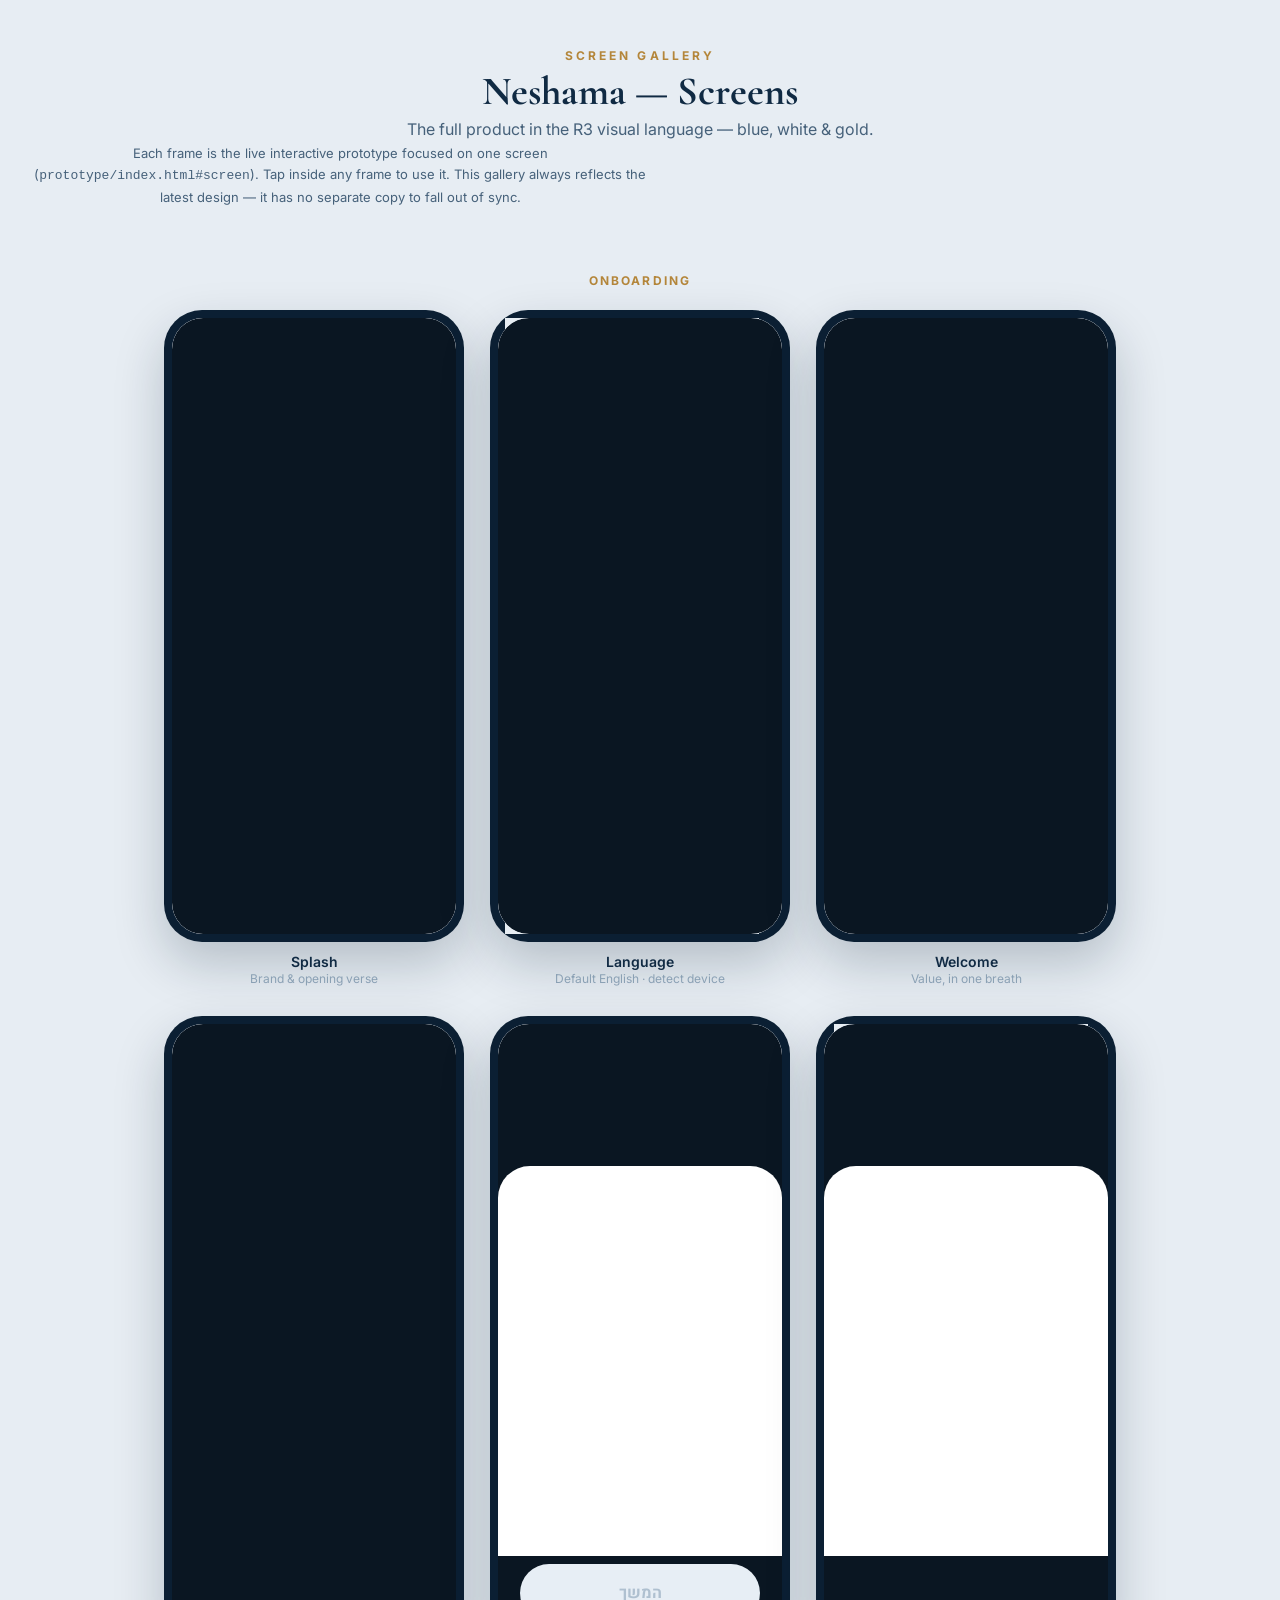
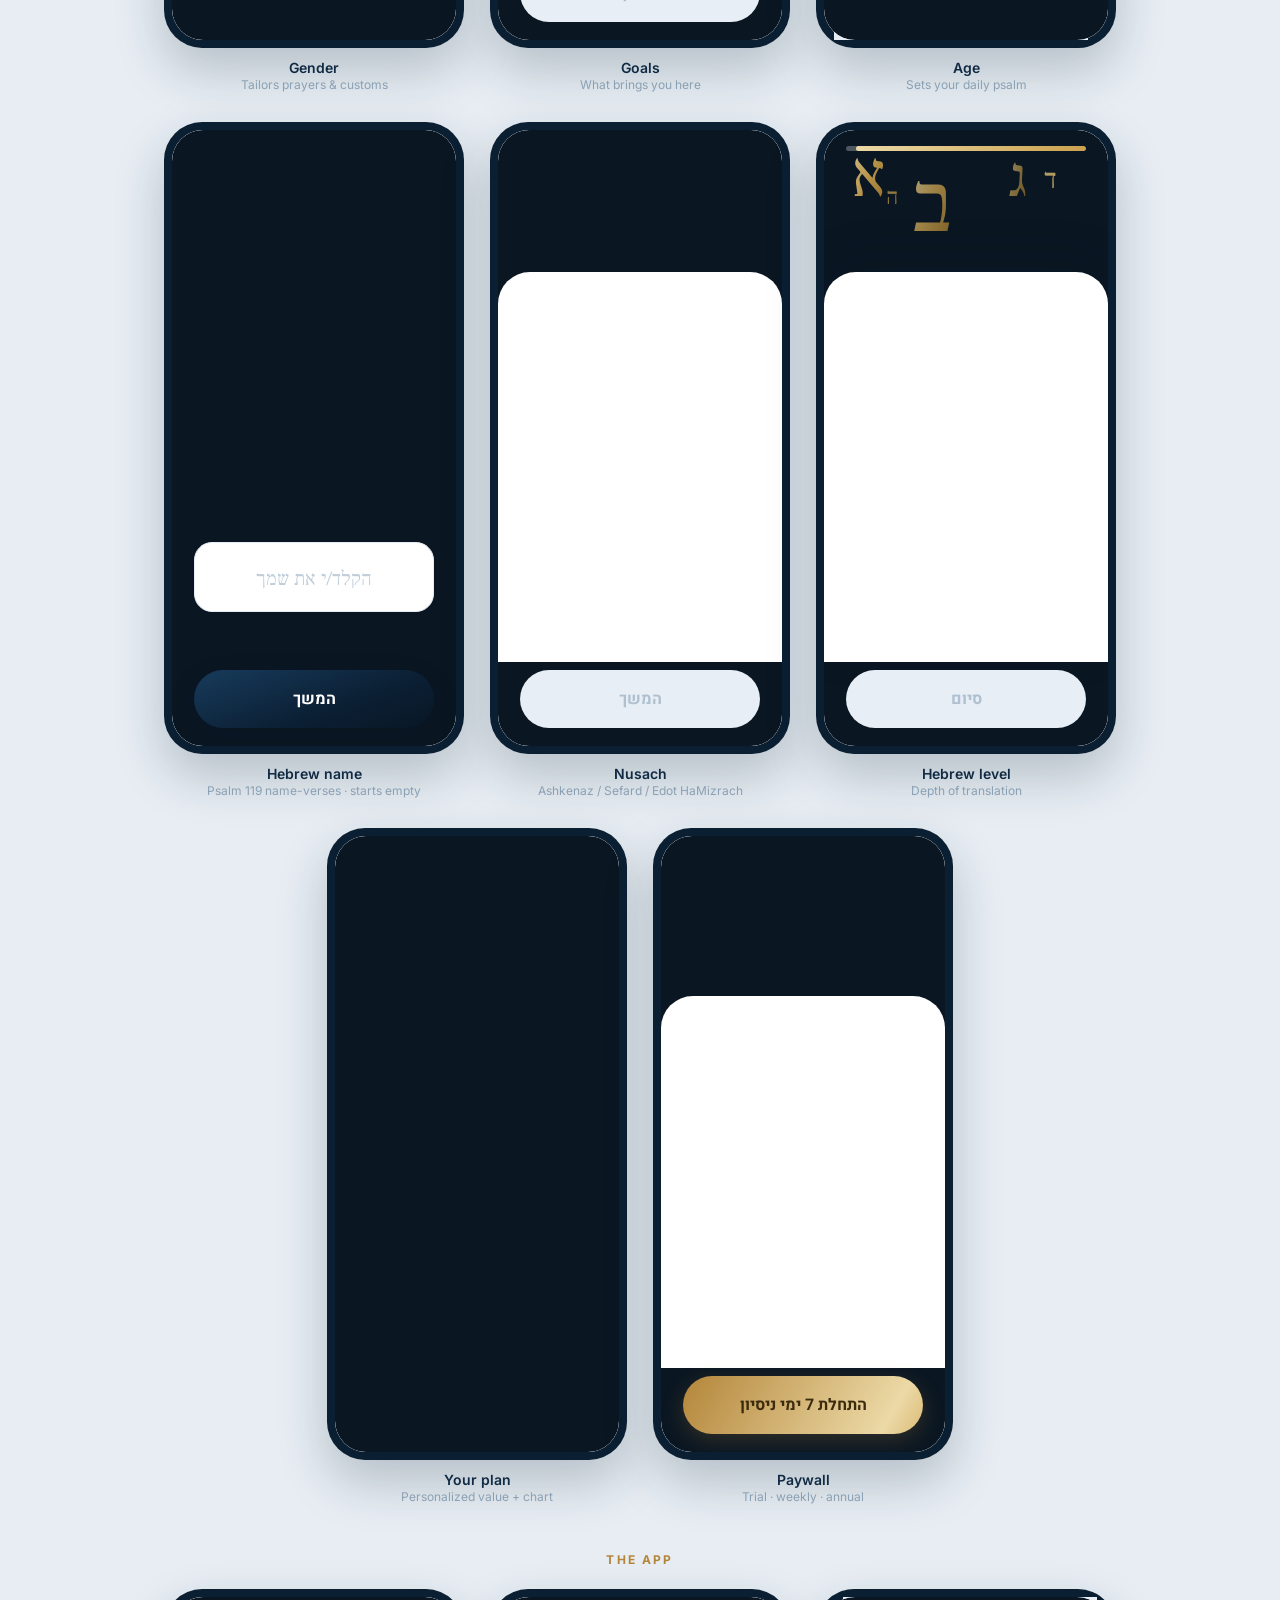
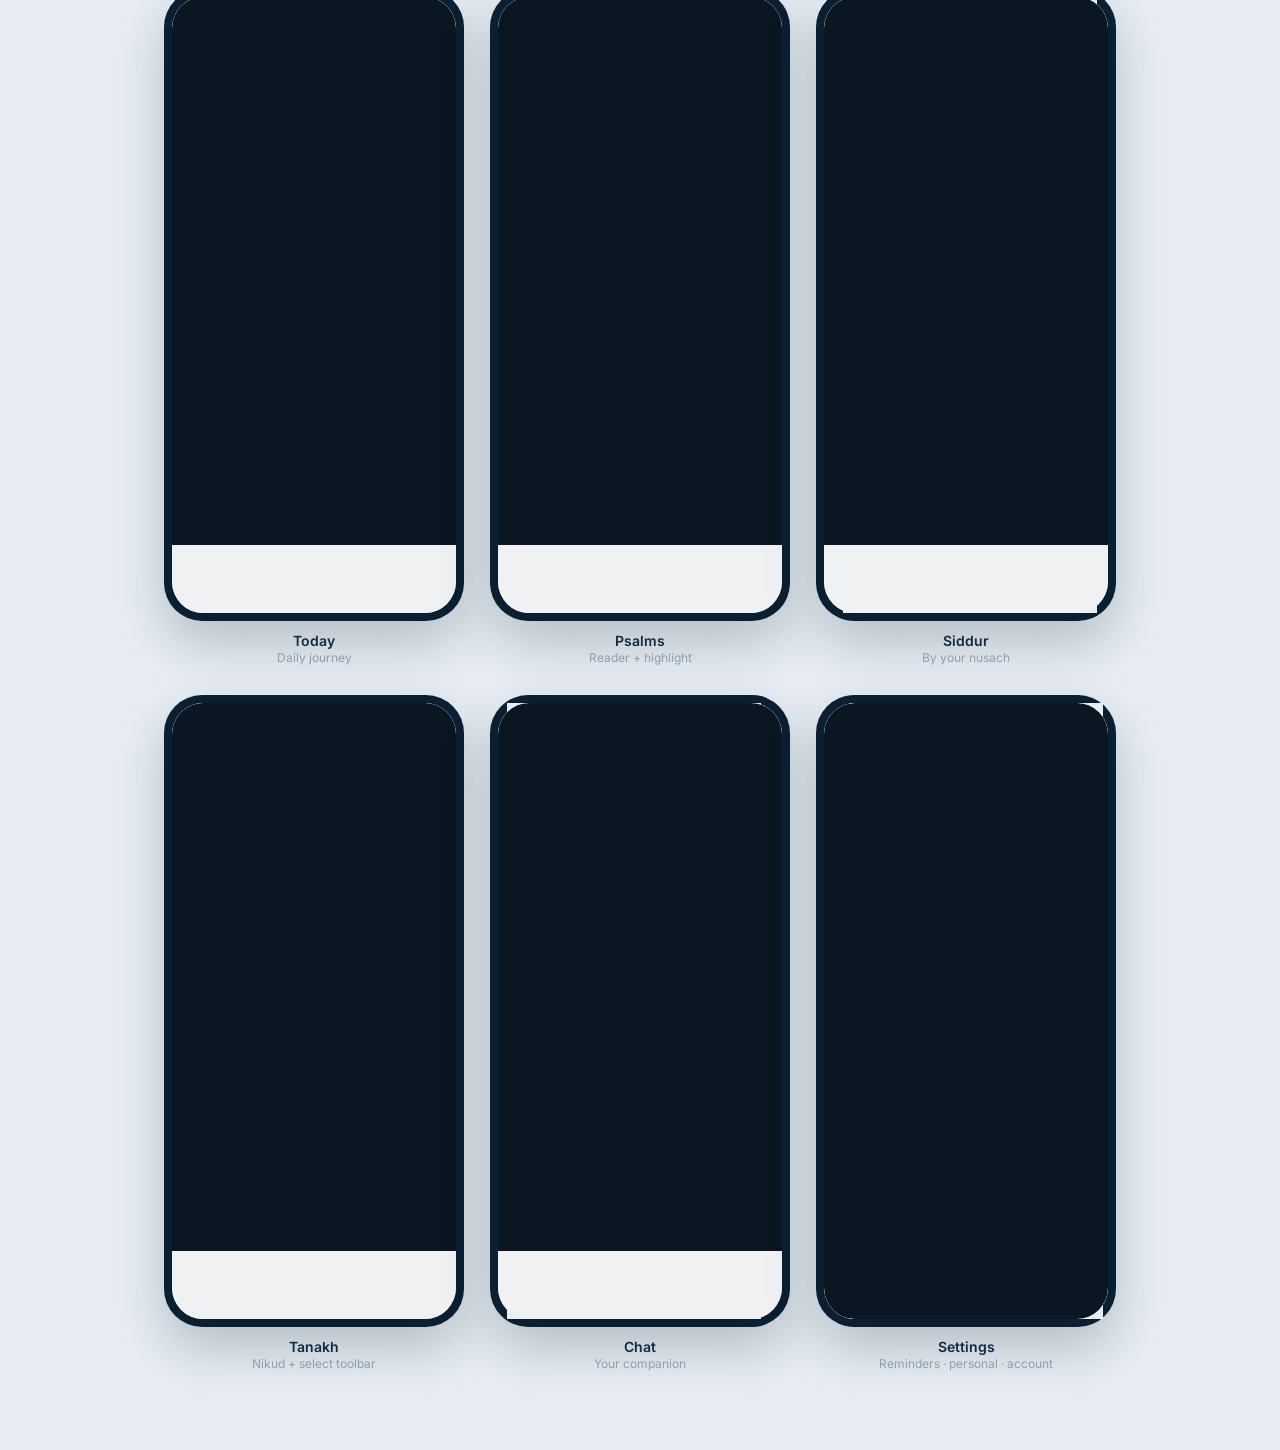
<file: design-system/screens.html>
<!doctype html>
<html lang="en" dir="ltr">
<head>
<meta charset="utf-8" />
<meta name="viewport" content="width=device-width, initial-scale=1" />
<title>Neshama · Screen Gallery</title>
<link rel="preconnect" href="https://fonts.googleapis.com">
<link href="https://fonts.googleapis.com/css2?family=Cormorant+Garamond:wght@500;600&family=Inter:wght@400;500;600;700&display=swap" rel="stylesheet">
<style>
:root{--navy:#102A43;--ink:#12283C;--soft:#46617A;--mute:#8AA0B4;--gold:#B4863A;--line:#dde6ef}
*{box-sizing:border-box}
body{margin:0;font-family:"Inter",system-ui,sans-serif;color:var(--ink);background:#E7EDF3}
.head{text-align:center;padding:48px 20px 26px}
.head .k{font-size:12px;letter-spacing:.26em;text-transform:uppercase;color:var(--gold);font-weight:700}
.head h1{font-family:"Cormorant Garamond",serif;font-size:40px;margin:.1em 0;color:var(--navy)}
.head p{color:var(--soft);margin:4px 0 0}
.note{max-width:640px;margin:14px auto 0;color:var(--mute);font-size:13px;line-height:1.6}
.grid{display:flex;flex-wrap:wrap;gap:30px 26px;justify-content:center;padding:22px 22px 80px;max-width:1320px;margin:0 auto}
figure{margin:0;width:300px}
.frame{width:300px;height:632px;border-radius:38px;overflow:hidden;background:#0B1F33;padding:8px;box-shadow:0 22px 50px rgba(11,31,51,.22)}
.frame iframe{width:100%;height:100%;border:0;border-radius:31px;background:#F6F8FB;display:block}
figcaption{text-align:center;margin-top:11px;color:var(--navy);font-weight:600;font-size:14px}
figcaption small{display:block;color:var(--mute);font-weight:400;font-size:12px;margin-top:1px}
.sec{width:100%;text-align:center;font-size:12px;letter-spacing:.18em;text-transform:uppercase;color:var(--gold);font-weight:700;margin:18px 0 -8px}
</style>
</head>
<body>
  <div class="head">
    <div class="k">Screen Gallery</div>
    <h1>Neshama — Screens</h1>
    <p>The full product in the R3 visual language — blue, white & gold.</p>
    <p class="note">Each frame is the live interactive prototype focused on one screen
      (<code>prototype/index.html#screen</code>). Tap inside any frame to use it. This gallery
      always reflects the latest design — it has no separate copy to fall out of sync.</p>
  </div>
  <div class="grid" id="grid"></div>

<script>
var P="../prototype/index.html";
var groups=[
  ["Onboarding",[
    ["splash","Splash","Brand & opening verse"],
    ["lang","Language","Default English · detect device"],
    ["ob1","Welcome","Value, in one breath"],
    ["ob-gender","Gender","Tailors prayers & customs"],
    ["ob-goals","Goals","What brings you here"],
    ["ob-age","Age","Sets your daily psalm"],
    ["ob-name","Hebrew name","Psalm 119 name-verses · starts empty"],
    ["ob-nusach","Nusach","Ashkenaz / Sefard / Edot HaMizrach"],
    ["ob-reading","Hebrew level","Depth of translation"],
    ["ob-value","Your plan","Personalized value + chart"],
    ["paywall","Paywall","Trial · weekly · annual"]
  ]],
  ["The app",[
    ["today","Today","Daily journey"],
    ["tehillim","Psalms","Reader + highlight"],
    ["siddur","Siddur","By your nusach"],
    ["tanakh","Tanakh","Nikud + select toolbar"],
    ["chat","Chat","Your companion"],
    ["settings","Settings","Reminders · personal · account"]
  ]]
];
var g=document.getElementById("grid");
groups.forEach(function(gr){
  var h=document.createElement("div");h.className="sec";h.textContent=gr[0];g.appendChild(h);
  gr[1].forEach(function(s){
    var fig=document.createElement("figure");
    fig.innerHTML='<div class="frame"><iframe loading="lazy" src="'+P+'#'+s[0]+'"></iframe></div>'+
      '<figcaption>'+s[1]+'<small>'+s[2]+'</small></figcaption>';
    g.appendChild(fig);
  });
});
</script>
</body>
</html>
</file>
